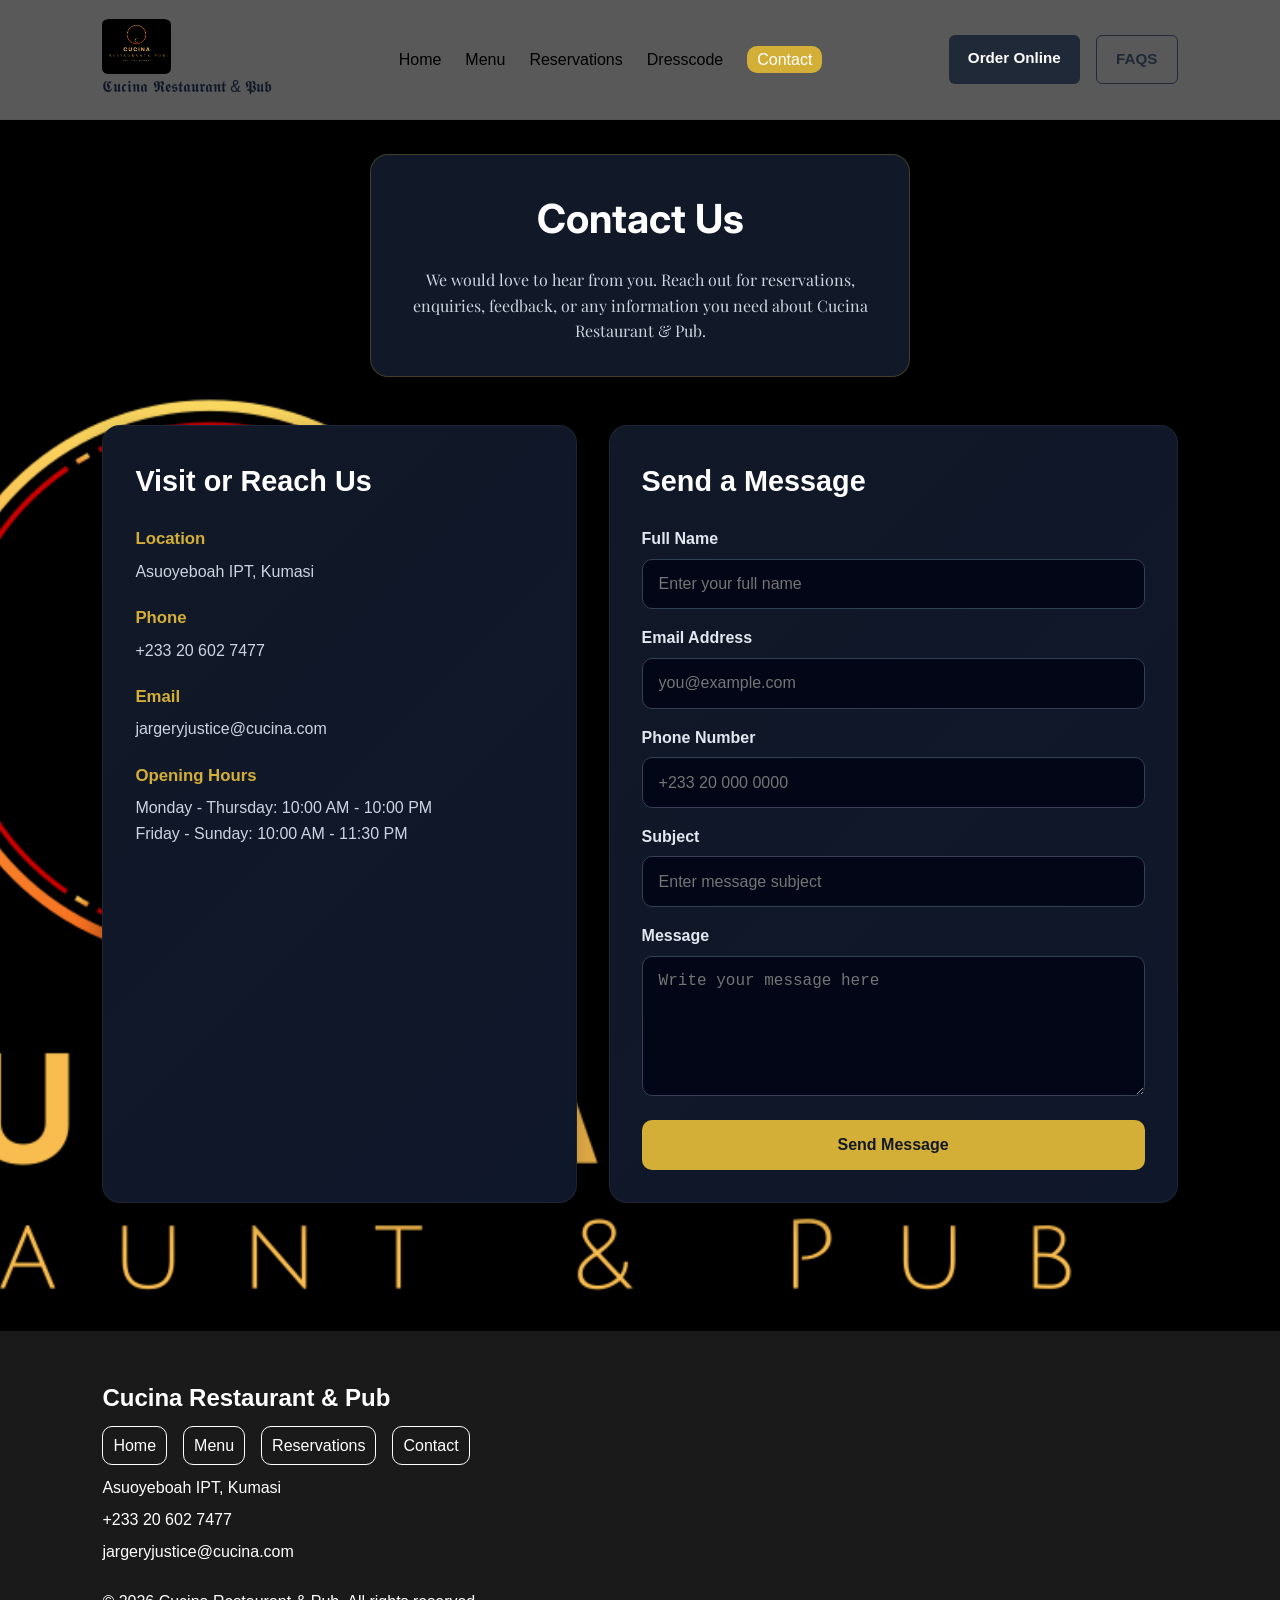
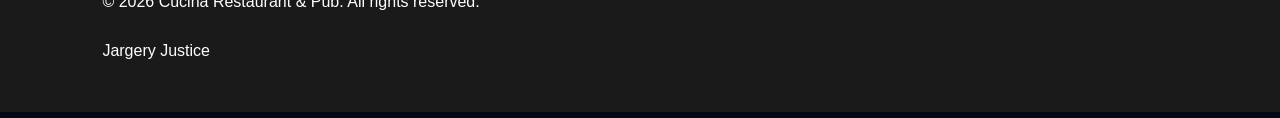
<file: contact.html>
<!DOCTYPE html>
<html lang="en">
<head>
  <meta charset="UTF-8" />
  <meta name="viewport" content="width=device-width, initial-scale=1.0" />
  <link rel="stylesheet" href="css/contact.css" />
  <link href="https://fonts.googleapis.com/css2?family=Inter:wght@400;500;600&family=Playfair+Display:wght@500;600;700&display=swap" rel="stylesheet">
  <title>Contact | Cucina Restaurant & Pub</title>
</head>
<body>

  <header>
    <div class="logo">
      <a href="index.html">
        <img src="assets\logo2.png" loading="eager" alt="Cucina Restaurant and pub logo">
        𝕮𝖚𝖈𝖎𝖓𝖆 𝕽𝖊𝖘𝖙𝖆𝖚𝖗𝖆𝖓𝖙 & 𝕻𝖚𝖇
      </a>
    </div>

    <nav>
      <ul>
        <li><a href="index.html">Home</a></li>
        <li><a href="menu.html">Menu</a></li>
        <li><a href="reservations.html">Reservations</a></li>
        <li><a href="dresscode.html">Dresscode</a></li>
        <li><a href="contact.html">Contact</a></li>
      </ul>
    </nav>

    <div class="header-actions">
      <a href="menu.html">Order Online</a>
      <a href="faqs.html">FAQS</a>
    </div>
  </header>

  <main>
    <section class="contact-hero">
      <div class="intro-card">
        <h1>Contact Us</h1>
        <p>
          We would love to hear from you. Reach out for reservations, enquiries,
          feedback, or any information you need about Cucina Restaurant & Pub.
        </p>
      </div>
    </section>

    <section class="contact-content">
      <div class="contact-grid">
        <div class="contact-info-card">
          <h2>Visit or Reach Us</h2>
          <div class="info-item">
            <h3>Location</h3>
            <p>Asuoyeboah IPT, Kumasi</p>
          </div>

          <div class="info-item">
            <h3>Phone</h3>
            <p>+233 20 602 7477</p>
          </div>

          <div class="info-item">
            <h3>Email</h3>
            <p>jargeryjustice@cucina.com</p>
          </div>

          <div class="info-item">
            <h3>Opening Hours</h3>
            <p>Monday - Thursday: 10:00 AM - 10:00 PM</p>
            <p>Friday - Sunday: 10:00 AM - 11:30 PM</p>
          </div>
        </div>

        <div class="contact-form-card">
          <h2>Send a Message</h2>

          <form class="contact-form">
            <div class="form-group">
              <label for="fullname">Full Name</label>
              <input type="text" id="fullname" name="fullname" placeholder="Enter your full name" required>
            </div>

            <div class="form-group">
              <label for="email">Email Address</label>
              <input type="email" id="email" name="email" placeholder="you@example.com" required>
            </div>

            <div class="form-group">
              <label for="phone">Phone Number</label>
              <input type="tel" id="phone" name="phone" placeholder="+233 20 000 0000">
            </div>

            <div class="form-group">
              <label for="subject">Subject</label>
              <input type="text" id="subject" name="subject" placeholder="Enter message subject" required>
            </div>

            <div class="form-group">
              <label for="message">Message</label>
              <textarea id="message" name="message" rows="6" placeholder="Write your message here" required></textarea>
            </div>

            <button type="submit">Send Message</button>
          </form>
        </div>
      </div>
    </section>
  </main>

  <footer>
    <div class="footer-logo">
      <h2>Cucina Restaurant & Pub</h2>
    </div>

    <div class="footer-links">
      <ul>
        <li><a href="index.html">Home</a></li>
        <li><a href="menu.html">Menu</a></li>
        <li><a href="reservations.html">Reservations</a></li>
        <li><a href="contact.html">Contact</a></li>
      </ul>
    </div>

    <div class="footer-contact">
      <p>Asuoyeboah IPT, Kumasi</p>
      <p>+233 20 602 7477</p>
      <p>jargeryjustice@cucina.com</p>
    </div>

    <p>&copy; 2026 Cucina Restaurant & Pub. All rights reserved.</p>
    <p>Jargery Justice</p>
  </footer>

  <script src="js\home.js"></script>

</body>
</html>
</file>
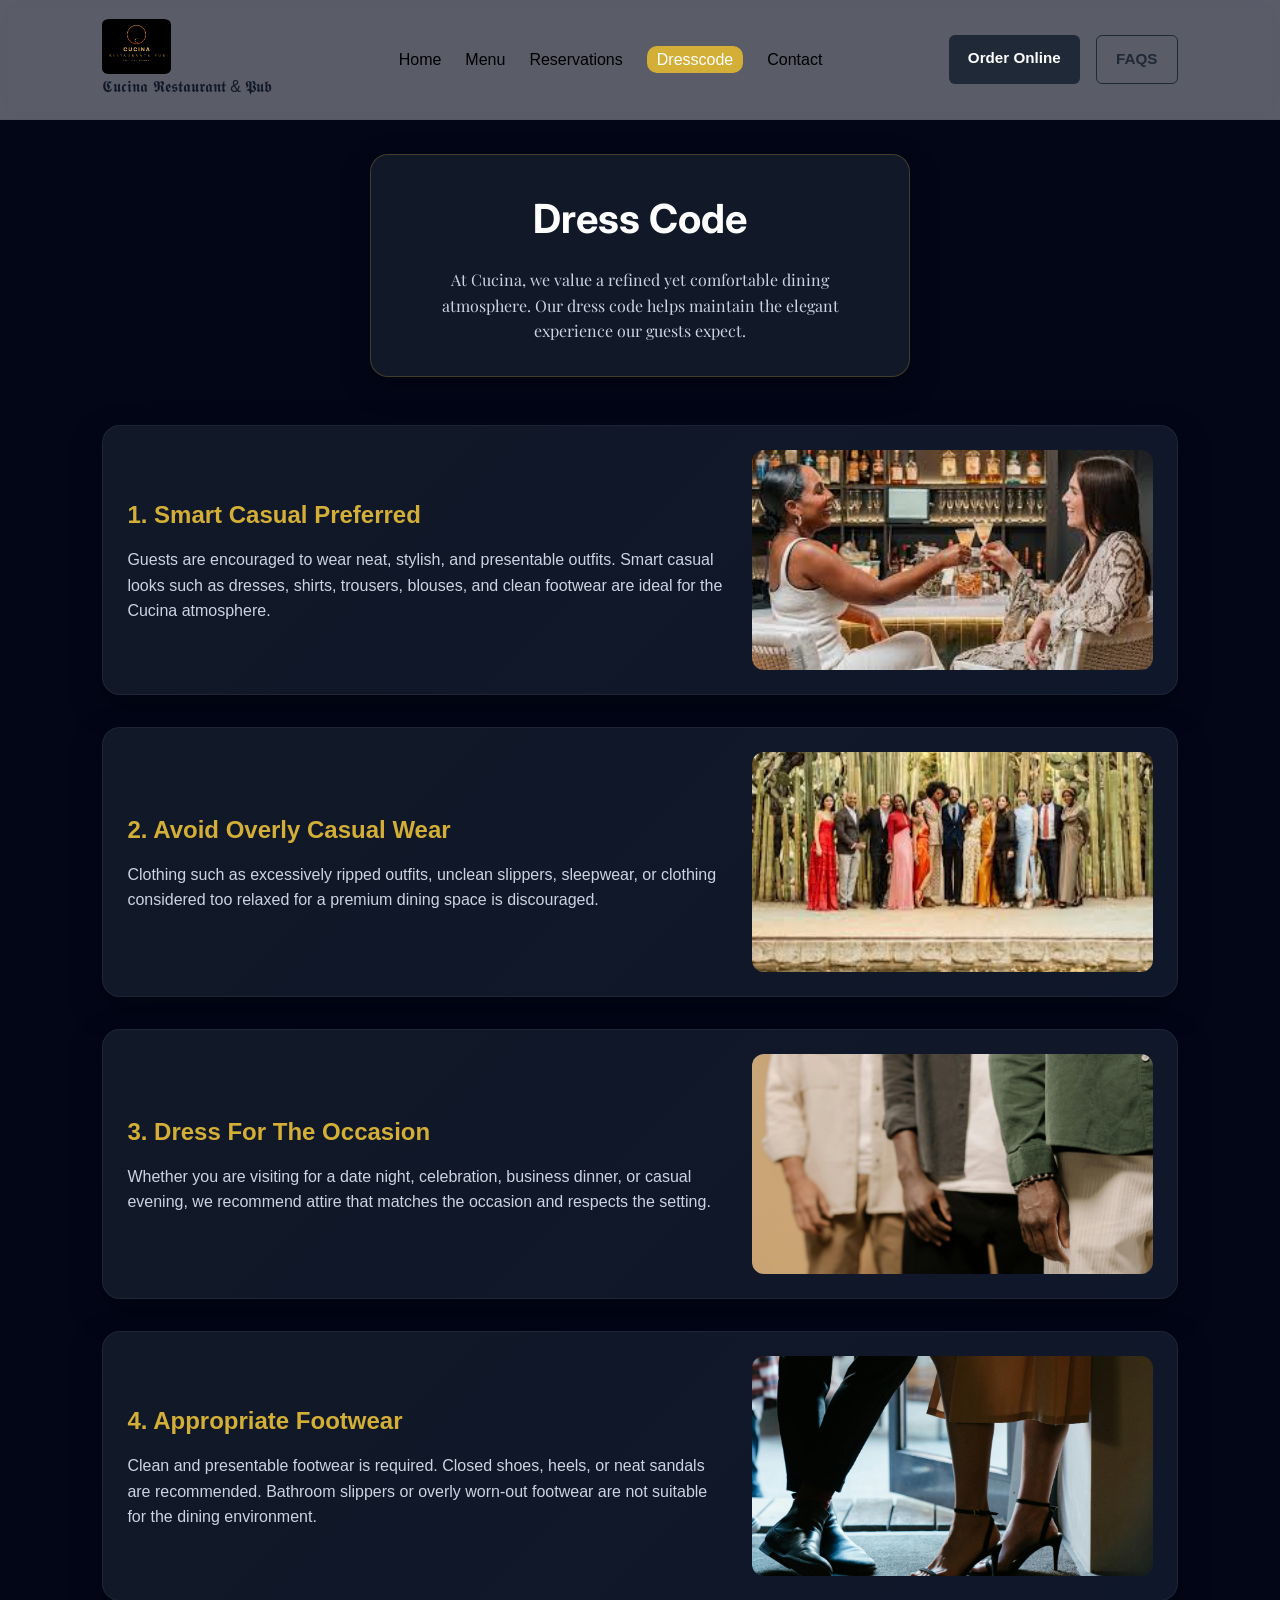
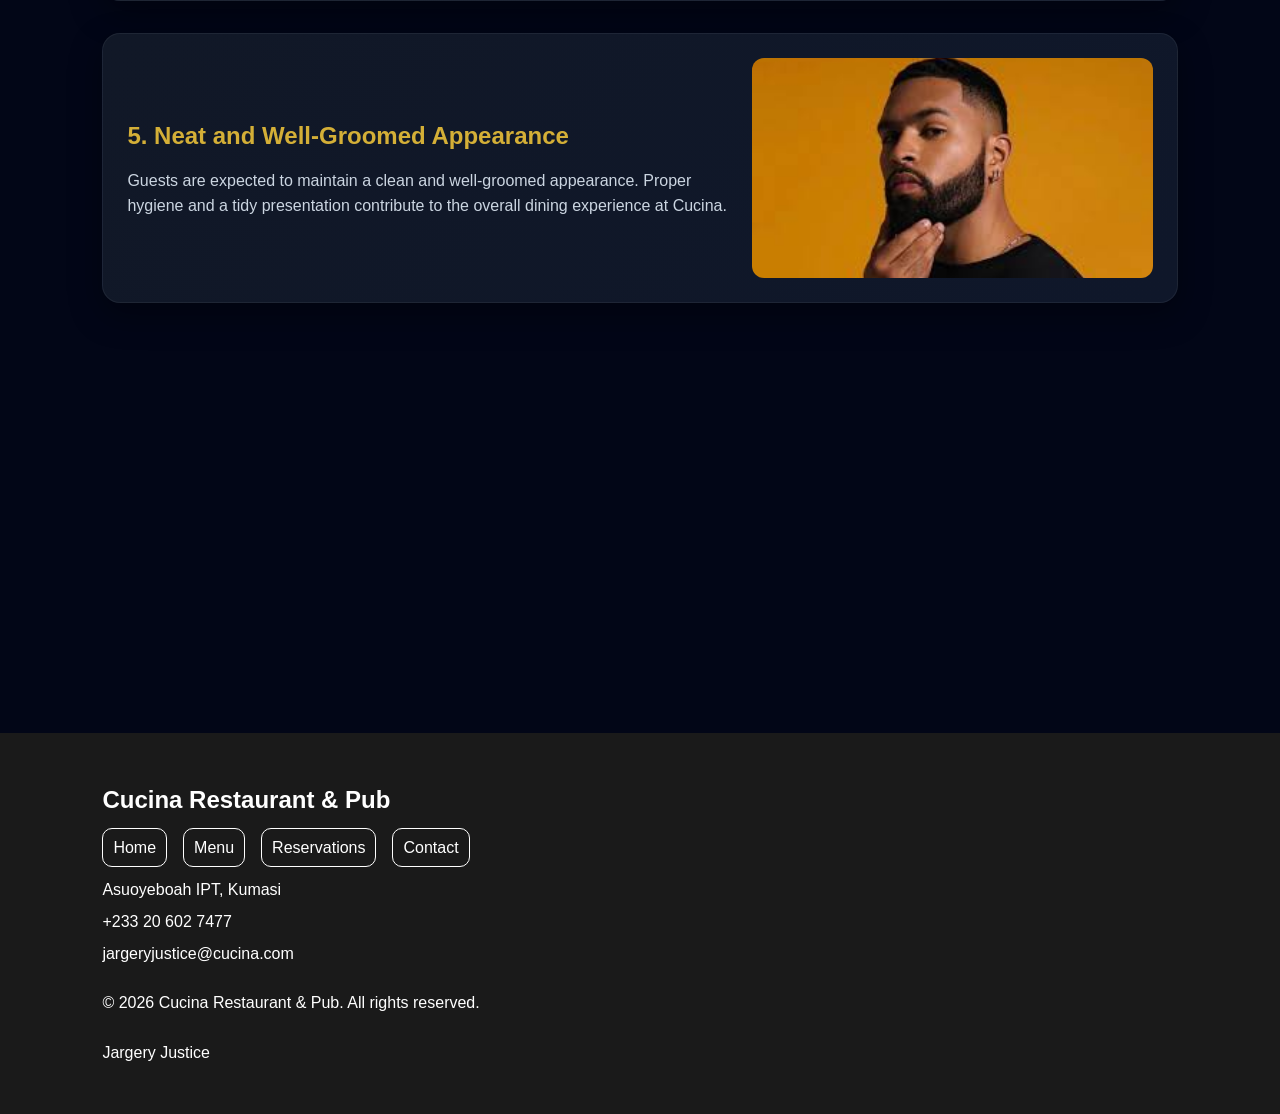
<file: dresscode.html>
<!DOCTYPE html>
<html lang="en">
<head>
  <meta charset="UTF-8" />
  <meta name="viewport" content="width=device-width, initial-scale=1.0" />
  <link rel="stylesheet" href="css/dresscode.css" />
  <link href="https://fonts.googleapis.com/css2?family=Inter:wght@400;500;600&family=Playfair+Display:wght@500;600;700&display=swap" rel="stylesheet">
  <title>Dress Code | Cucina Restaurant & Pub</title>
</head>
<body>

  <header>
    <div class="logo">
      <a href="index.html">
        <img src="assets\logo2.png" loading="eager" alt="Cucina Restaurant and pub logo">
        𝕮𝖚𝖈𝖎𝖓𝖆 𝕽𝖊𝖘𝖙𝖆𝖚𝖗𝖆𝖓𝖙 & 𝕻𝖚𝖇
      </a>
    </div>

    <nav>
      <ul>
        <li><a href="index.html">Home</a></li>
        <li><a href="menu.html">Menu</a></li>
        <li><a href="reservations.html">Reservations</a></li>
        <li><a href="dresscode.html">Dresscode</a></li>
        <li><a href="contact.html">Contact</a></li>
      </ul>
    </nav>

    <div class="header-actions">
      <a href="menu.html">Order Online</a>
      <a href="faqs.html">FAQS</a>
    </div>
  </header>

  <main>
    <section class="dresscode-hero">
      <div class="intro-card">
        <h1>Dress Code</h1>
        <p>
          At Cucina, we value a refined yet comfortable dining atmosphere.
          Our dress code helps maintain the elegant experience our guests expect.
        </p>
      </div>
    </section>

    <section class="dresscode-rules">
      <div class="rules-wrap">

        <article class="rule-card">
          <div class="rule-text">
            <h2>1. Smart Casual Preferred</h2>
            <p>
              Guests are encouraged to wear neat, stylish, and presentable outfits.
              Smart casual looks such as dresses, shirts, trousers, blouses, and clean footwear are ideal for the Cucina atmosphere.
            </p>
          </div>
          <div class="rule-image">
            <img src="assets\dress1.jpg" loading="lazy" alt="Smart casual dress code example">
          </div>
        </article>

        <article class="rule-card">
          <div class="rule-text">
            <h2>2. Avoid Overly Casual Wear</h2>
            <p>
              Clothing such as excessively ripped outfits, unclean slippers, sleepwear, or clothing considered too relaxed for a premium dining space is discouraged.
            </p>
          </div>
          <div class="rule-image">
            <img src="assets\dress2.jpg" loading="lazy" alt="Elegant casual outfit example">
          </div>
        </article>

        <article class="rule-card">
          <div class="rule-text">
            <h2>3. Dress For The Occasion</h2>
            <p>
              Whether you are visiting for a date night, celebration, business dinner, or casual evening, we recommend attire that matches the occasion and respects the setting.
            </p>
          </div>
          <div class="rule-image">
            <img src="assets\dress3.jpg" loading="lazy" alt="Evening dress code inspiration">
          </div>
        </article>

        <article class="rule-card">
          <div class="rule-text">
            <h2>4. Appropriate Footwear</h2>
            <p>
              Clean and presentable footwear is required. Closed shoes, heels, or neat sandals are recommended.
              Bathroom slippers or overly worn-out footwear are not suitable for the dining environment.
            </p>
            </p>
          </div>
          <div class="rule-image">
            <img src="assets/footwear.jpg" loading="lazy" alt="Appropriate footwear example">
          </div>
        </article>

        <article class="rule-card">
          <div class="rule-text">
            <h2>5.  Neat and Well-Groomed Appearance</h2>
            <p>
               Guests are expected to maintain a clean and well-groomed appearance.
              Proper hygiene and a tidy presentation contribute to the overall dining experience at Cucina.
            </p>
          </div>
          <div class="rule-image">
            <img src="assets/groomed.jpg" loading="lazy" alt="Well groomed example">
          </div>
        </article>

        <article class="rule-card">
          <div class="rule-text">
            <h2>6. Respectful and Appropriate Attire</h2>
            <p>
              Clothing with offensive graphics, inappropriate messages, or overly revealing styles is discouraged.
              We aim to maintain a respectful and comfortable environment for all guests.
            </p>
          </div>
          <div class="rule-image">
            <img src="assets/attire.jpg" loading="lazy" alt="Appropriate attire example">
          </div>
        </article>

      </div>
    </section>
  </main>

  <footer>
    <div class="footer-logo">
      <h2>Cucina Restaurant & Pub</h2>
    </div>

    <div class="footer-links">
      <ul>
        <li><a href="index.html">Home</a></li>
        <li><a href="menu.html">Menu</a></li>
        <li><a href="reservations.html">Reservations</a></li>
        <li><a href="contact.html">Contact</a></li>
      </ul>
    </div>

    <div class="footer-contact">
      <p>Asuoyeboah IPT, Kumasi</p>
      <p>+233 20 602 7477</p>
      <p>jargeryjustice@cucina.com</p>
    </div>
    
    <script src="js\home.js"></script>

    <p>&copy; 2026 Cucina Restaurant & Pub. All rights reserved.</p>
    <p>Jargery Justice</p>
  </footer>

</body>
</html>
</file>
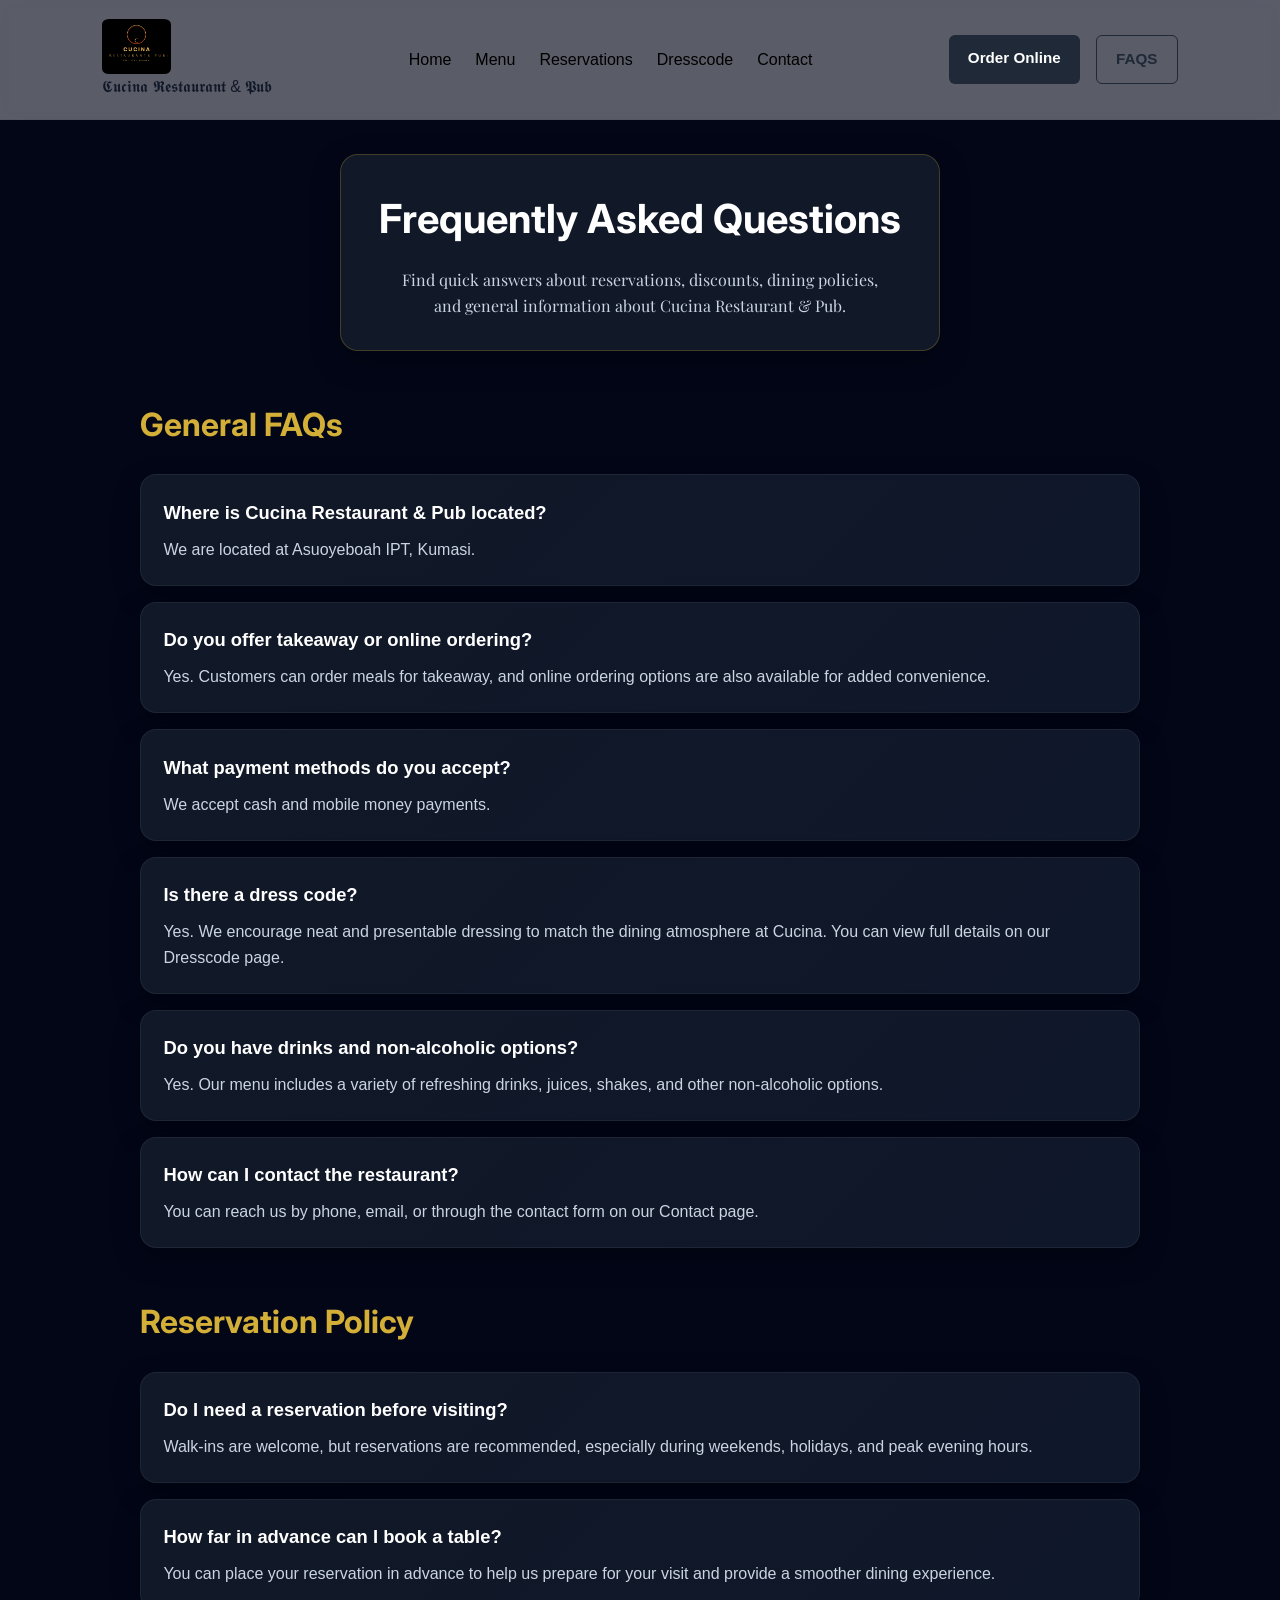
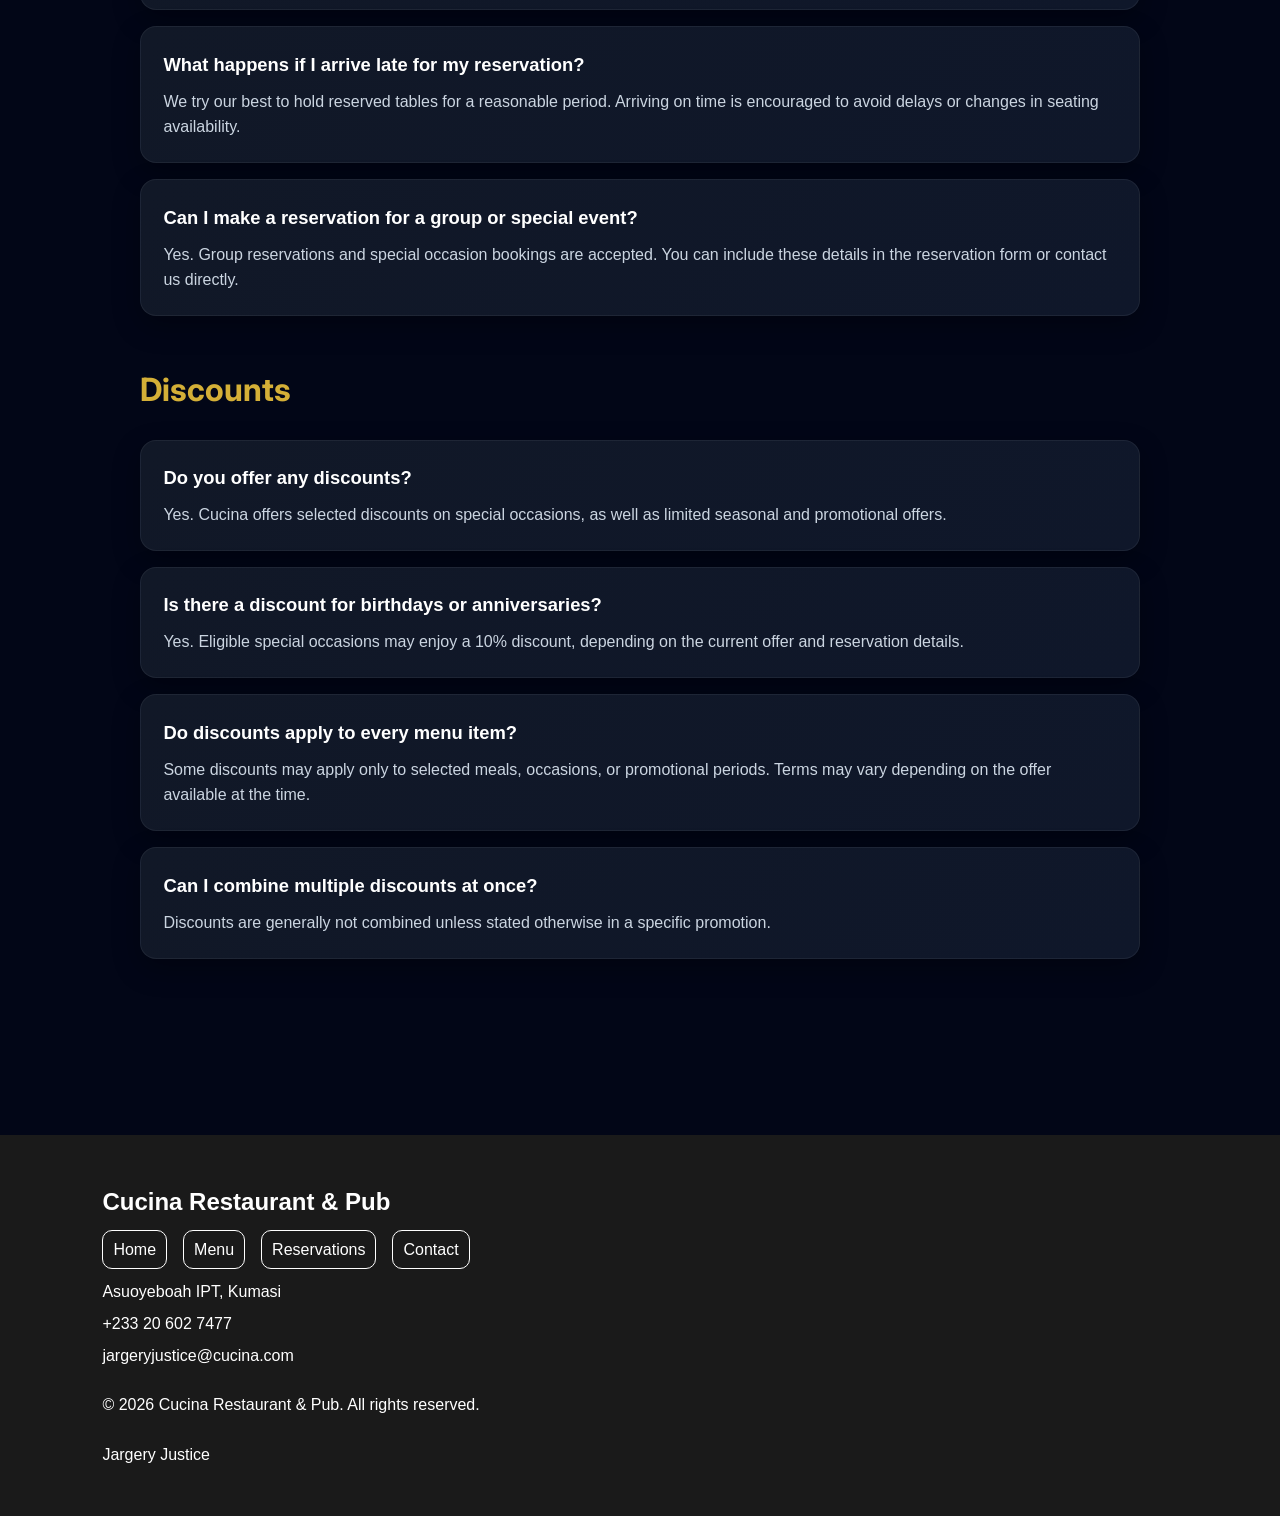
<file: faqs.html>
<!DOCTYPE html>
<html lang="en">
<head>
  <meta charset="UTF-8" />
  <meta name="viewport" content="width=device-width, initial-scale=1.0" />
  <link rel="stylesheet" href="css/faqs.css" />
  <link href="https://fonts.googleapis.com/css2?family=Inter:wght@400;500;600&family=Playfair+Display:wght@500;600;700&display=swap" rel="stylesheet">
  <title>FAQs | Cucina Restaurant & Pub</title>
</head>
<body>

  <header>
    <div class="logo">
      <a href="index.html">
        <img src="assets\logo2.png" loading="eager" alt="Cucina Restaurant and pub logo">
        𝕮𝖚𝖈𝖎𝖓𝖆 𝕽𝖊𝖘𝖙𝖆𝖚𝖗𝖆𝖓𝖙 & 𝕻𝖚𝖇
      </a>
    </div>

    <nav>
      <ul>
        <li><a href="index.html">Home</a></li>
        <li><a href="menu.html">Menu</a></li>
        <li><a href="reservations.html">Reservations</a></li>
        <li><a href="dresscode.html">Dresscode</a></li>
        <li><a href="contact.html">Contact</a></li>
      </ul>
    </nav>

    <div class="header-actions">
      <a href="menu.html">Order Online</a>
      <a href="faqs.html">FAQS</a>
    </div>
  </header>

  <main>
    <section class="faq-hero">
      <div class="intro-card">
        <h1>Frequently Asked Questions</h1>
        <p>
          Find quick answers about reservations, discounts, dining policies,
          and general information about Cucina Restaurant & Pub.
        </p>
      </div>
    </section>

    <section class="faq-section">
      <div class="faq-wrapper">

         <div class="faq-category">
          <h2>General FAQs</h2>

          <article class="faq-card">
            <h3>Where is Cucina Restaurant & Pub located?</h3>
            <p>
              We are located at Asuoyeboah IPT, Kumasi.
            </p>
          </article>

          <article class="faq-card">
            <h3>Do you offer takeaway or online ordering?</h3>
            <p>
              Yes. Customers can order meals for takeaway, and online ordering options are also available for added convenience.
            </p>
          </article>

          <article class="faq-card">
            <h3>What payment methods do you accept?</h3>
            <p>
              We accept cash and mobile money payments.
            </p>
          </article>

          <article class="faq-card">
            <h3>Is there a dress code?</h3>
            <p>
              Yes. We encourage neat and presentable dressing to match the dining atmosphere at Cucina. You can view full details on our Dresscode page.
            </p>
          </article>

          <article class="faq-card">
            <h3>Do you have drinks and non-alcoholic options?</h3>
            <p>
              Yes. Our menu includes a variety of refreshing drinks, juices, shakes, and other non-alcoholic options.
            </p>
          </article>

          <article class="faq-card">
            <h3>How can I contact the restaurant?</h3>
            <p>
              You can reach us by phone, email, or through the contact form on our Contact page.
            </p>
          </article>
        </div>

        <div class="faq-category" id="reservation">
          <h2>Reservation Policy</h2>

          <article class="faq-card">
            <h3>Do I need a reservation before visiting?</h3>
            <p>
              Walk-ins are welcome, but reservations are recommended, especially during weekends,
              holidays, and peak evening hours.
            </p>
          </article>

          <article class="faq-card">
            <h3>How far in advance can I book a table?</h3>
            <p>
              You can place your reservation in advance to help us prepare for your visit and provide a smoother dining experience.
            </p>
          </article>

          <article class="faq-card">
            <h3>What happens if I arrive late for my reservation?</h3>
            <p>
              We try our best to hold reserved tables for a reasonable period. Arriving on time is encouraged to avoid delays or changes in seating availability.
            </p>
          </article>

          <article class="faq-card">
            <h3>Can I make a reservation for a group or special event?</h3>
            <p>
              Yes. Group reservations and special occasion bookings are accepted. You can include these details in the reservation form or contact us directly.
            </p>
          </article>
        </div>

        <div class="faq-category" id="discount">
          <h2>Discounts</h2>

          <article class="faq-card">
            <h3>Do you offer any discounts?</h3>
            <p>
              Yes. Cucina offers selected discounts on special occasions, as well as limited seasonal and promotional offers.
            </p>
          </article>

          <article class="faq-card">
            <h3>Is there a discount for birthdays or anniversaries?</h3>
            <p>
              Yes. Eligible special occasions may enjoy a 10% discount, depending on the current offer and reservation details.
            </p>
          </article>

          <article class="faq-card">
            <h3>Do discounts apply to every menu item?</h3>
            <p>
              Some discounts may apply only to selected meals, occasions, or promotional periods. Terms may vary depending on the offer available at the time.
            </p>
          </article>

          <article class="faq-card">
            <h3>Can I combine multiple discounts at once?</h3>
            <p>
              Discounts are generally not combined unless stated otherwise in a specific promotion.
            </p>
          </article>
        </div>


      </div>
    </section>
  </main>

  <footer>
    <div class="footer-logo">
      <h2>Cucina Restaurant & Pub</h2>
    </div>

    <div class="footer-links">
      <ul>
        <li><a href="index.html">Home</a></li>
        <li><a href="menu.html">Menu</a></li>
        <li><a href="reservations.html">Reservations</a></li>
        <li><a href="contact.html">Contact</a></li>
      </ul>
    </div>

    <div class="footer-contact">
      <p>Asuoyeboah IPT, Kumasi</p>
      <p>+233 20 602 7477</p>
      <p>jargeryjustice@cucina.com</p>
    </div>

    <p>&copy; 2026 Cucina Restaurant & Pub. All rights reserved.</p>
    <p>Jargery Justice</p>
  </footer>

  <script src="js\home.js"></script>
  
</body>
</html>
</file>
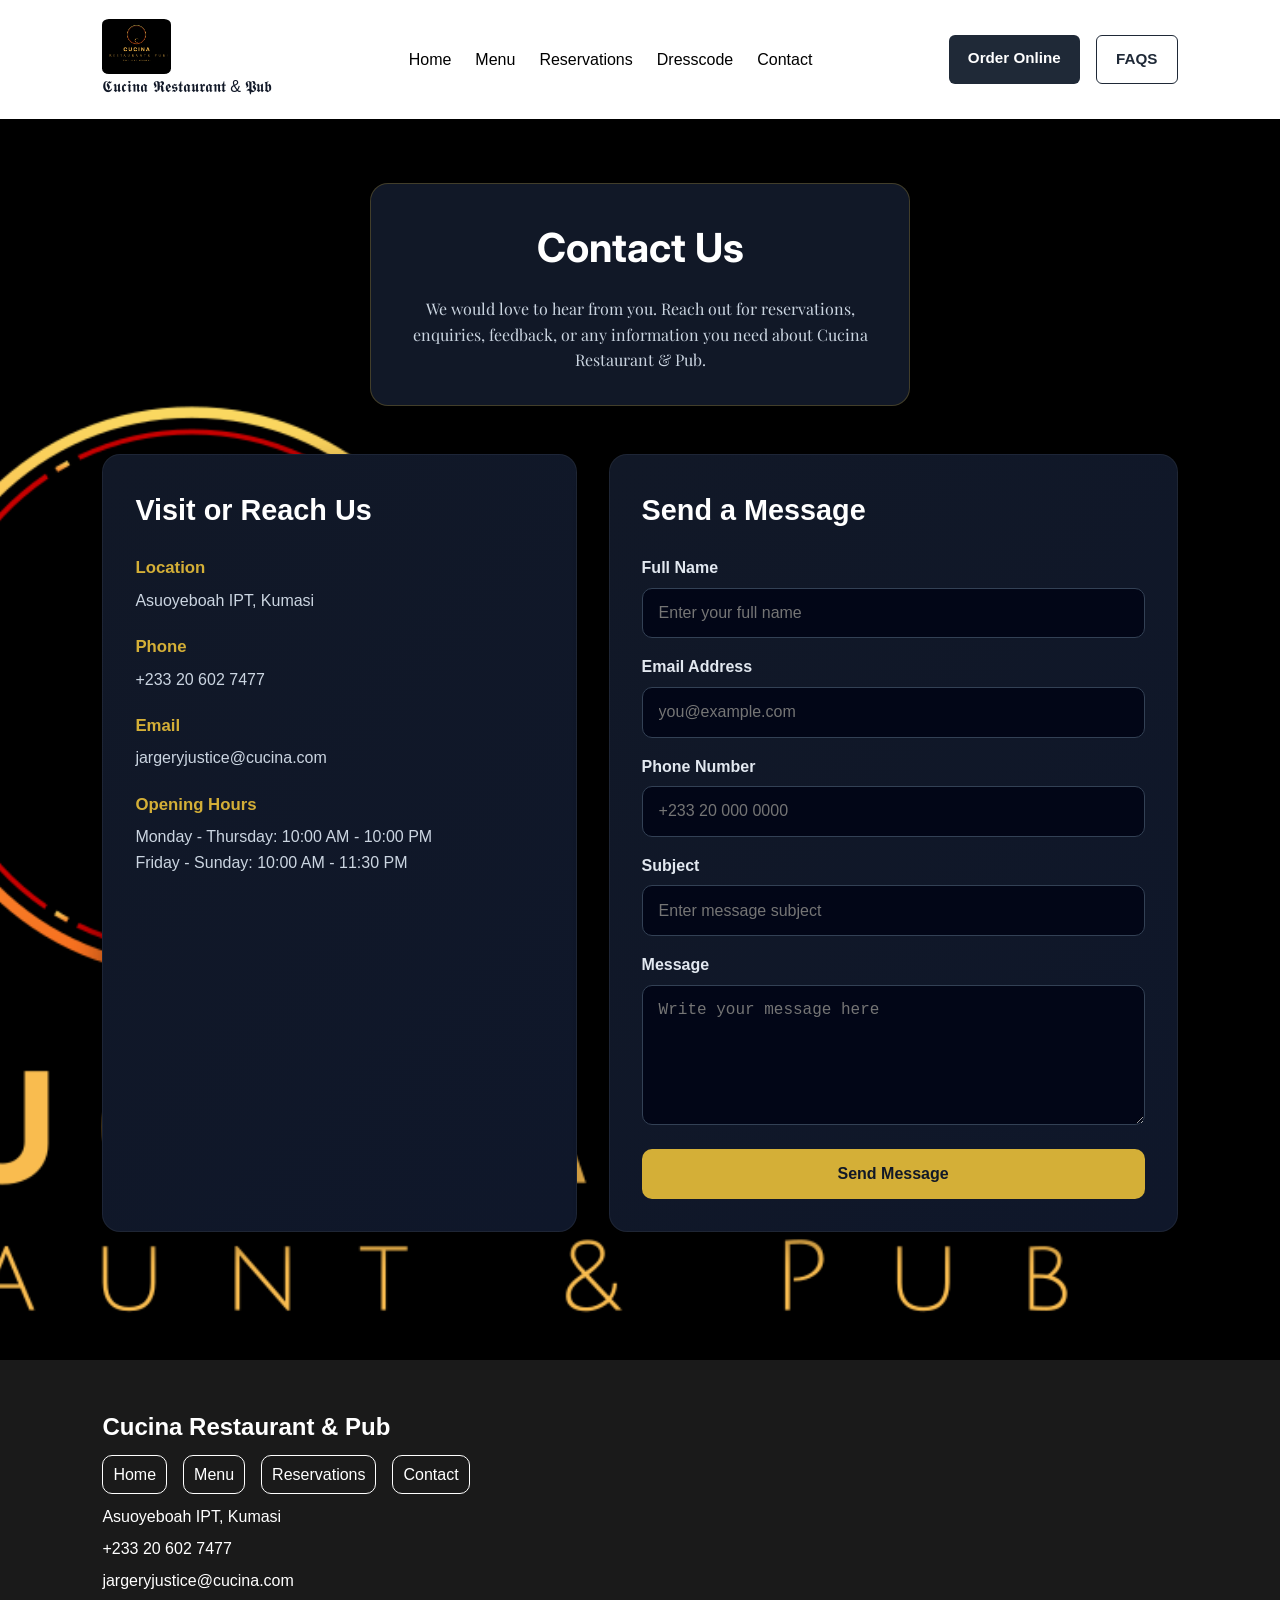
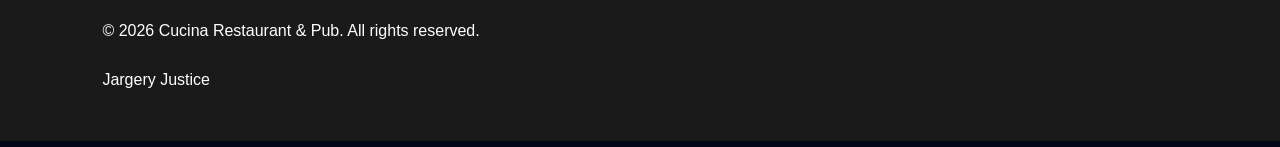
<file: files/contact.html>
<!DOCTYPE html>
<html lang="en">
<head>
  <meta charset="UTF-8" />
  <meta name="viewport" content="width=device-width, initial-scale=1.0" />
  <link rel="stylesheet" href="css/contact.css" />
  <link href="https://fonts.googleapis.com/css2?family=Inter:wght@400;500;600&family=Playfair+Display:wght@500;600;700&display=swap" rel="stylesheet">
  <title>Contact | Cucina Restaurant & Pub</title>
</head>
<body>

  <header>
    <div class="logo">
      <a href="index.html">
        <img src="logo2.png" loading="eager" alt="Cucina Restaurant and pub logo">
        𝕮𝖚𝖈𝖎𝖓𝖆 𝕽𝖊𝖘𝖙𝖆𝖚𝖗𝖆𝖓𝖙 & 𝕻𝖚𝖇
      </a>
    </div>

    <nav>
      <ul>
        <li><a href="index.html">Home</a></li>
        <li><a href="menu.html">Menu</a></li>
        <li><a href="reservations.html">Reservations</a></li>
        <li><a href="dresscode.html">Dresscode</a></li>
        <li><a href="contact.html">Contact</a></li>
      </ul>
    </nav>

    <div class="header-actions">
      <a href="menu.html">Order Online</a>
      <a href="faqs.html">FAQS</a>
    </div>
  </header>

  <main>
    <section class="contact-hero">
      <div class="intro-card">
        <h1>Contact Us</h1>
        <p>
          We would love to hear from you. Reach out for reservations, enquiries,
          feedback, or any information you need about Cucina Restaurant & Pub.
        </p>
      </div>
    </section>

    <section class="contact-content">
      <div class="contact-grid">
        <div class="contact-info-card">
          <h2>Visit or Reach Us</h2>
          <div class="info-item">
            <h3>Location</h3>
            <p>Asuoyeboah IPT, Kumasi</p>
          </div>

          <div class="info-item">
            <h3>Phone</h3>
            <p>+233 20 602 7477</p>
          </div>

          <div class="info-item">
            <h3>Email</h3>
            <p>jargeryjustice@cucina.com</p>
          </div>

          <div class="info-item">
            <h3>Opening Hours</h3>
            <p>Monday - Thursday: 10:00 AM - 10:00 PM</p>
            <p>Friday - Sunday: 10:00 AM - 11:30 PM</p>
          </div>
        </div>

        <div class="contact-form-card">
          <h2>Send a Message</h2>

          <form class="contact-form">
            <div class="form-group">
              <label for="fullname">Full Name</label>
              <input type="text" id="fullname" name="fullname" placeholder="Enter your full name" required>
            </div>

            <div class="form-group">
              <label for="email">Email Address</label>
              <input type="email" id="email" name="email" placeholder="you@example.com" required>
            </div>

            <div class="form-group">
              <label for="phone">Phone Number</label>
              <input type="tel" id="phone" name="phone" placeholder="+233 20 000 0000">
            </div>

            <div class="form-group">
              <label for="subject">Subject</label>
              <input type="text" id="subject" name="subject" placeholder="Enter message subject" required>
            </div>

            <div class="form-group">
              <label for="message">Message</label>
              <textarea id="message" name="message" rows="6" placeholder="Write your message here" required></textarea>
            </div>

            <button type="submit">Send Message</button>
          </form>
        </div>
      </div>
    </section>
  </main>

  <footer>
    <div class="footer-logo">
      <h2>Cucina Restaurant & Pub</h2>
    </div>

    <div class="footer-links">
      <ul>
        <li><a href="index.html">Home</a></li>
        <li><a href="menu.html">Menu</a></li>
        <li><a href="reservations.html">Reservations</a></li>
        <li><a href="contact.html">Contact</a></li>
      </ul>
    </div>

    <div class="footer-contact">
      <p>Asuoyeboah IPT, Kumasi</p>
      <p>+233 20 602 7477</p>
      <p>jargeryjustice@cucina.com</p>
    </div>

    <p>&copy; 2026 Cucina Restaurant & Pub. All rights reserved.</p>
    <p>Jargery Justice</p>
  </footer>

  <script src="js\home.js"></script>

</body>
</html>
</file>
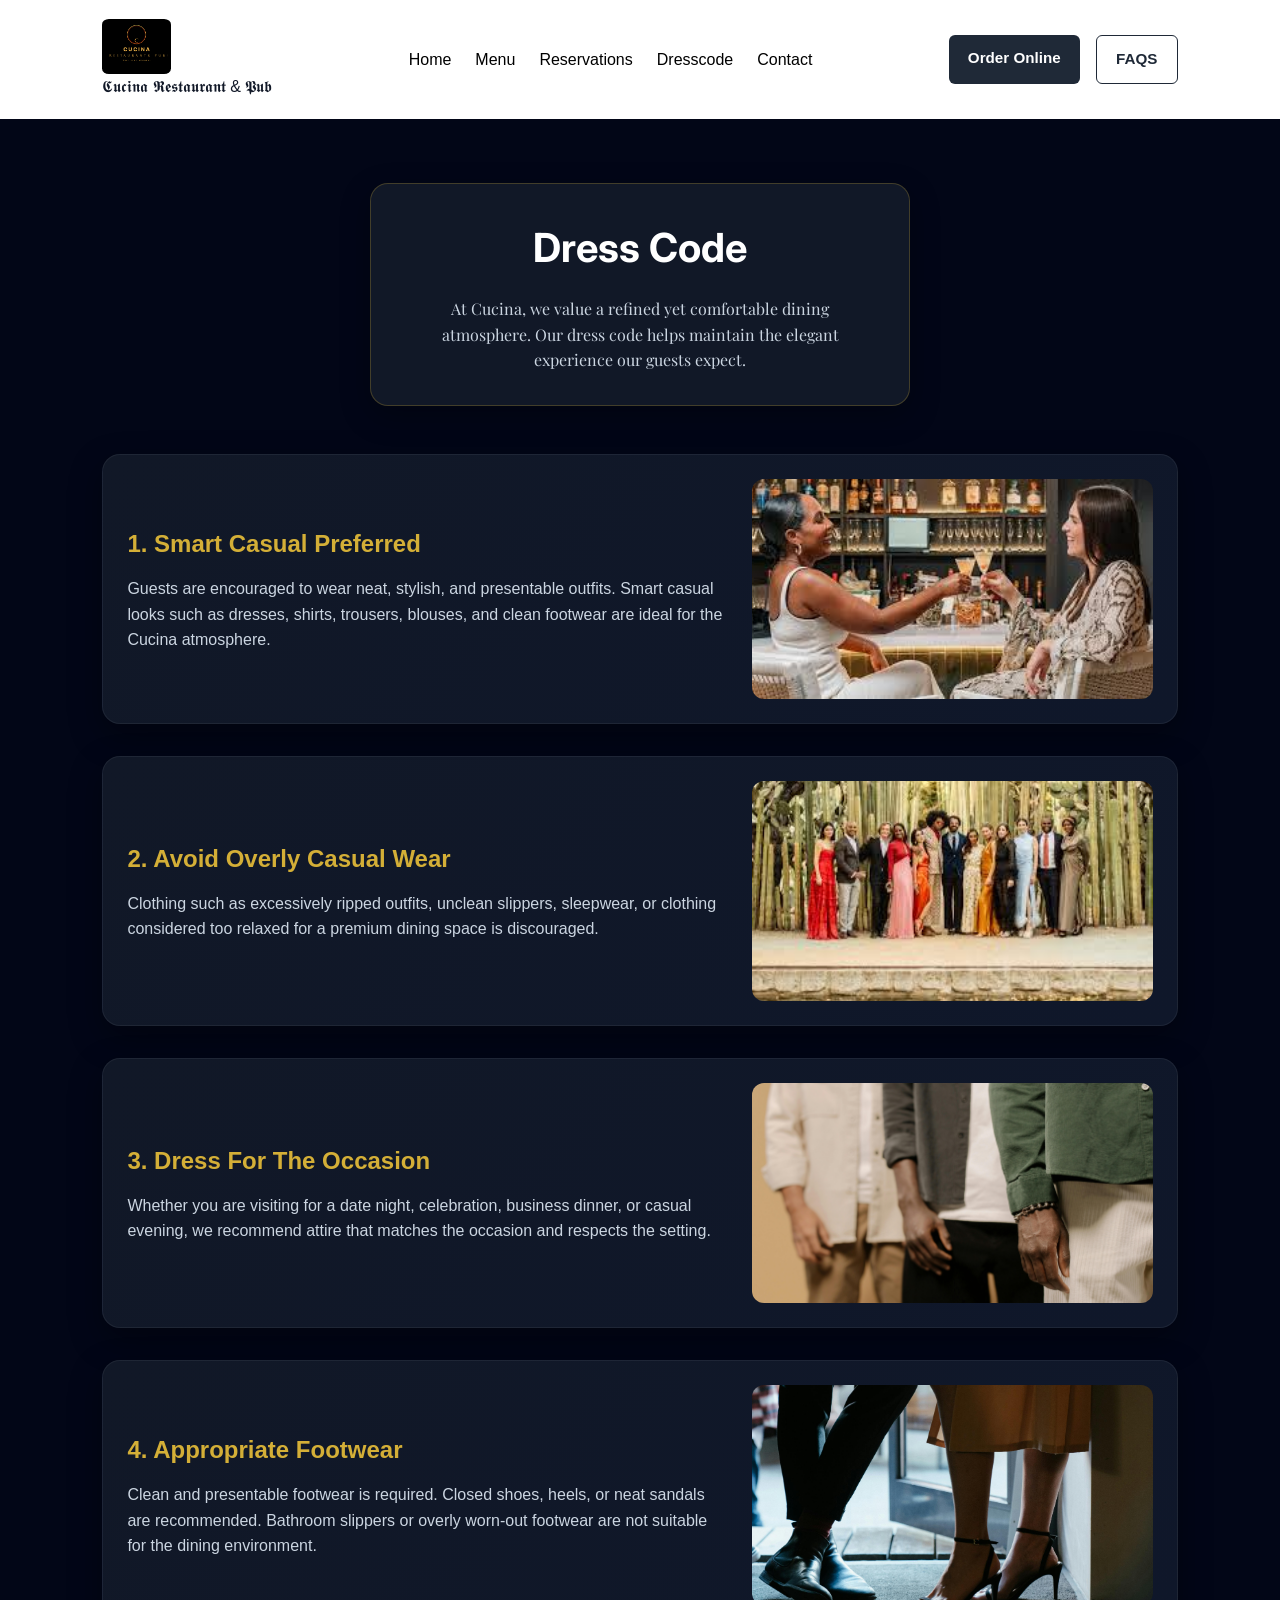
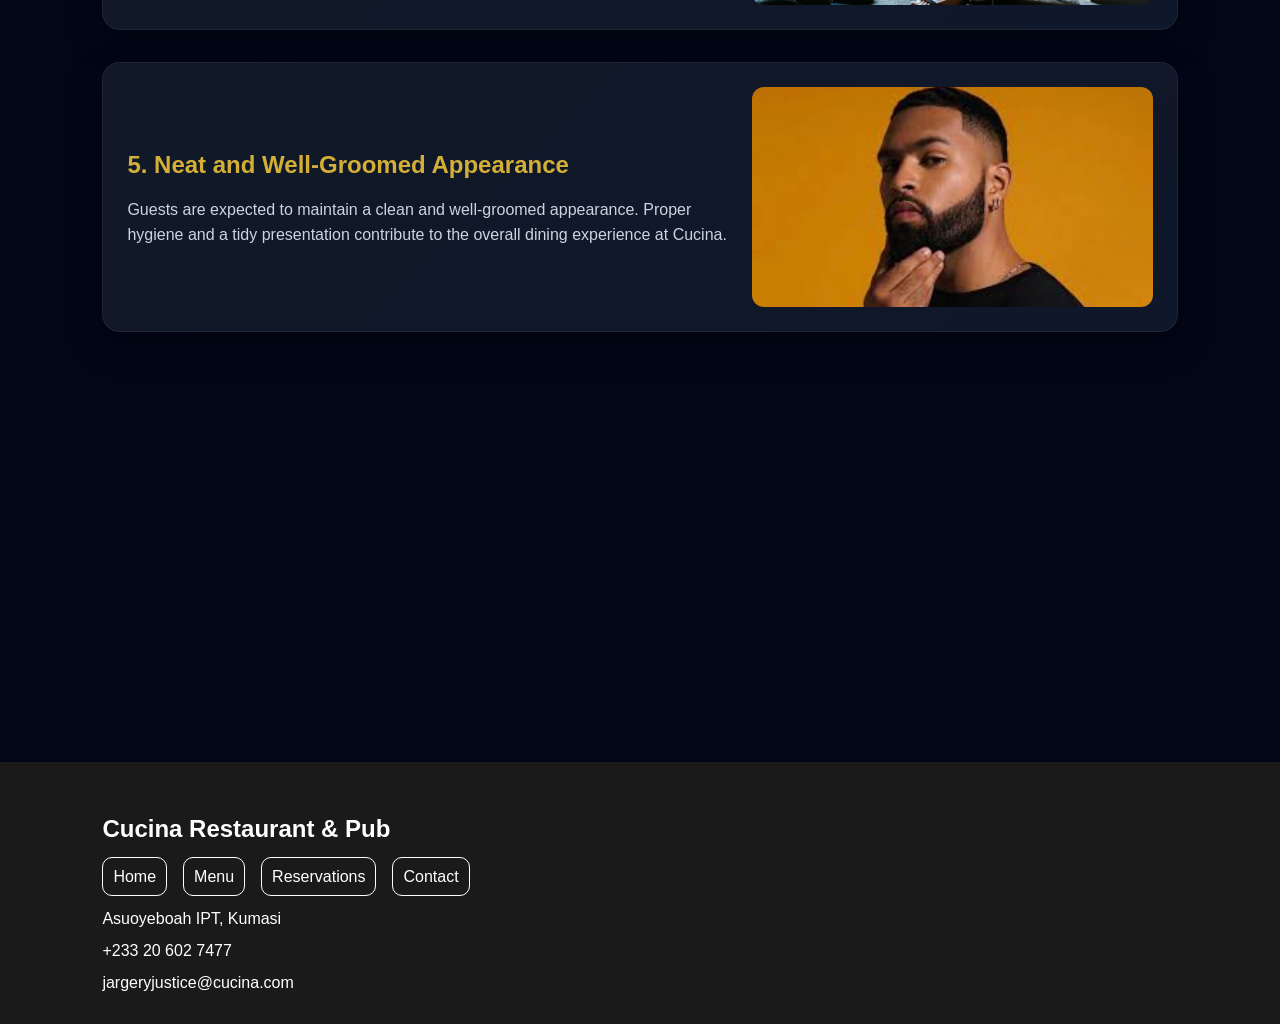
<file: files/dresscode.html>
<!DOCTYPE html>
<html lang="en">
<head>
  <meta charset="UTF-8" />
  <meta name="viewport" content="width=device-width, initial-scale=1.0" />
  <link rel="stylesheet" href="css/dresscode.css" />
  <link href="https://fonts.googleapis.com/css2?family=Inter:wght@400;500;600&family=Playfair+Display:wght@500;600;700&display=swap" rel="stylesheet">
  <title>Dress Code | Cucina Restaurant & Pub</title>
</head>
<body>

  <header>
    <div class="logo">
      <a href="index.html">
        <img src="logo2.png" loading="eager" alt="Cucina Restaurant and pub logo">
        𝕮𝖚𝖈𝖎𝖓𝖆 𝕽𝖊𝖘𝖙𝖆𝖚𝖗𝖆𝖓𝖙 & 𝕻𝖚𝖇
      </a>
    </div>

    <nav>
      <ul>
        <li><a href="index.html">Home</a></li>
        <li><a href="menu.html">Menu</a></li>
        <li><a href="reservations.html">Reservations</a></li>
        <li><a href="dresscode.html">Dresscode</a></li>
        <li><a href="contact.html">Contact</a></li>
      </ul>
    </nav>

    <div class="header-actions">
      <a href="menu.html">Order Online</a>
      <a href="faqs.html">FAQS</a>
    </div>
  </header>

  <main>
    <section class="dresscode-hero">
      <div class="intro-card">
        <h1>Dress Code</h1>
        <p>
          At Cucina, we value a refined yet comfortable dining atmosphere.
          Our dress code helps maintain the elegant experience our guests expect.
        </p>
      </div>
    </section>

    <section class="dresscode-rules">
      <div class="rules-wrap">

        <article class="rule-card">
          <div class="rule-text">
            <h2>1. Smart Casual Preferred</h2>
            <p>
              Guests are encouraged to wear neat, stylish, and presentable outfits.
              Smart casual looks such as dresses, shirts, trousers, blouses, and clean footwear are ideal for the Cucina atmosphere.
            </p>
          </div>
          <div class="rule-image">
            <img src="assets\dress1.jpg" loading="lazy" alt="Smart casual dress code example">
          </div>
        </article>

        <article class="rule-card">
          <div class="rule-text">
            <h2>2. Avoid Overly Casual Wear</h2>
            <p>
              Clothing such as excessively ripped outfits, unclean slippers, sleepwear, or clothing considered too relaxed for a premium dining space is discouraged.
            </p>
          </div>
          <div class="rule-image">
            <img src="assets\dress2.jpg" loading="lazy" alt="Elegant casual outfit example">
          </div>
        </article>

        <article class="rule-card">
          <div class="rule-text">
            <h2>3. Dress For The Occasion</h2>
            <p>
              Whether you are visiting for a date night, celebration, business dinner, or casual evening, we recommend attire that matches the occasion and respects the setting.
            </p>
          </div>
          <div class="rule-image">
            <img src="assets\dress3.jpg" loading="lazy" alt="Evening dress code inspiration">
          </div>
        </article>

        <article class="rule-card">
          <div class="rule-text">
            <h2>4. Appropriate Footwear</h2>
            <p>
              Clean and presentable footwear is required. Closed shoes, heels, or neat sandals are recommended.
              Bathroom slippers or overly worn-out footwear are not suitable for the dining environment.
            </p>
            </p>
          </div>
          <div class="rule-image">
            <img src="assets/footwear.jpg" loading="lazy" alt="Appropriate footwear example">
          </div>
        </article>

        <article class="rule-card">
          <div class="rule-text">
            <h2>5.  Neat and Well-Groomed Appearance</h2>
            <p>
               Guests are expected to maintain a clean and well-groomed appearance.
              Proper hygiene and a tidy presentation contribute to the overall dining experience at Cucina.
            </p>
          </div>
          <div class="rule-image">
            <img src="assets/groomed.jpg" loading="lazy" alt="Well groomed example">
          </div>
        </article>

        <article class="rule-card">
          <div class="rule-text">
            <h2>6. Respectful and Appropriate Attire</h2>
            <p>
              Clothing with offensive graphics, inappropriate messages, or overly revealing styles is discouraged.
              We aim to maintain a respectful and comfortable environment for all guests.
            </p>
          </div>
          <div class="rule-image">
            <img src="assets/attire.jpg" loading="lazy" alt="Appropriate attire example">
          </div>
        </article>

      </div>
    </section>
  </main>

  <footer>
    <div class="footer-logo">
      <h2>Cucina Restaurant & Pub</h2>
    </div>

    <div class="footer-links">
      <ul>
        <li><a href="index.html">Home</a></li>
        <li><a href="menu.html">Menu</a></li>
        <li><a href="reservations.html">Reservations</a></li>
        <li><a href="contact.html">Contact</a></li>
      </ul>
    </div>

    <div class="footer-contact">
      <p>Asuoyeboah IPT, Kumasi</p>
      <p>+233 20 602 7477</p>
      <p>jargeryjustice@cucina.com</p>
    </div>
    
    <script src="js\home.js"></script>

    <p>&copy; 2026 Cucina Restaurant & Pub. All rights reserved.</p>
    <p>Jargery Justice</p>
  </footer>

</body>
</html>
</file>
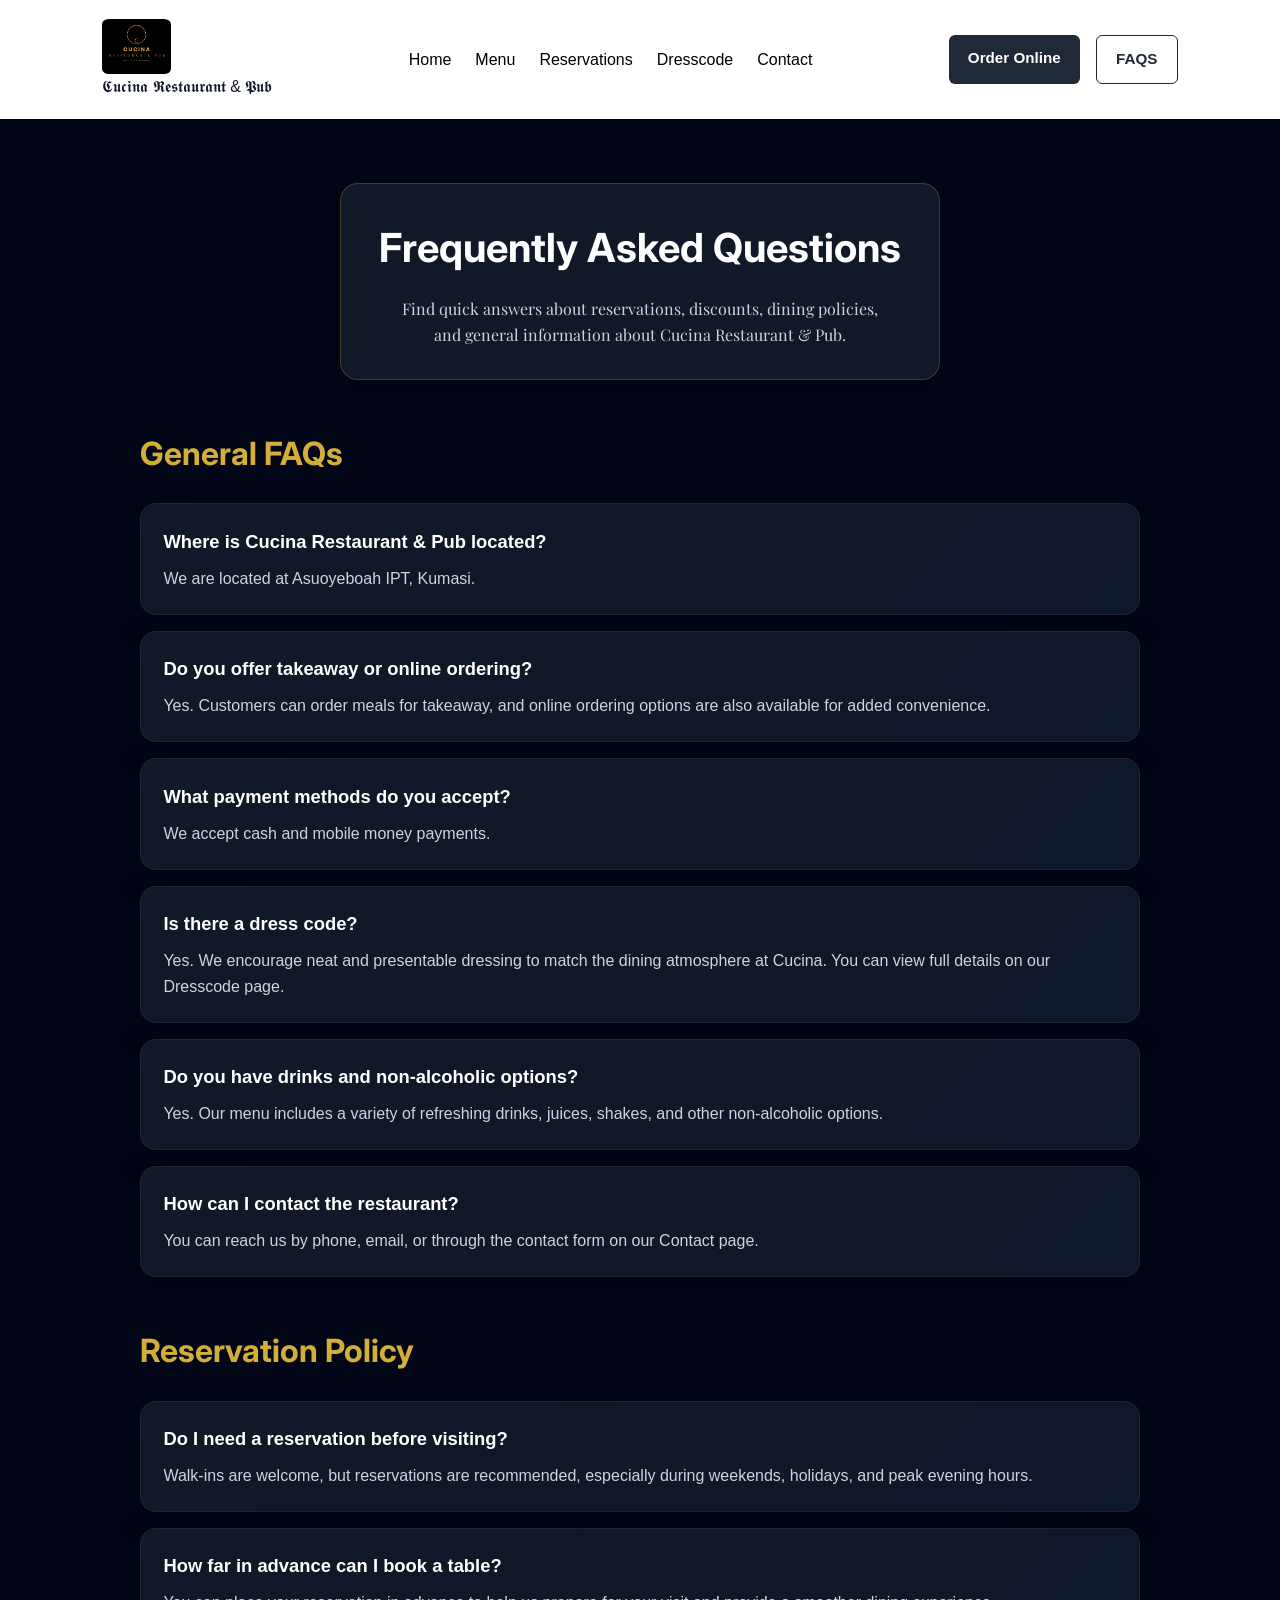
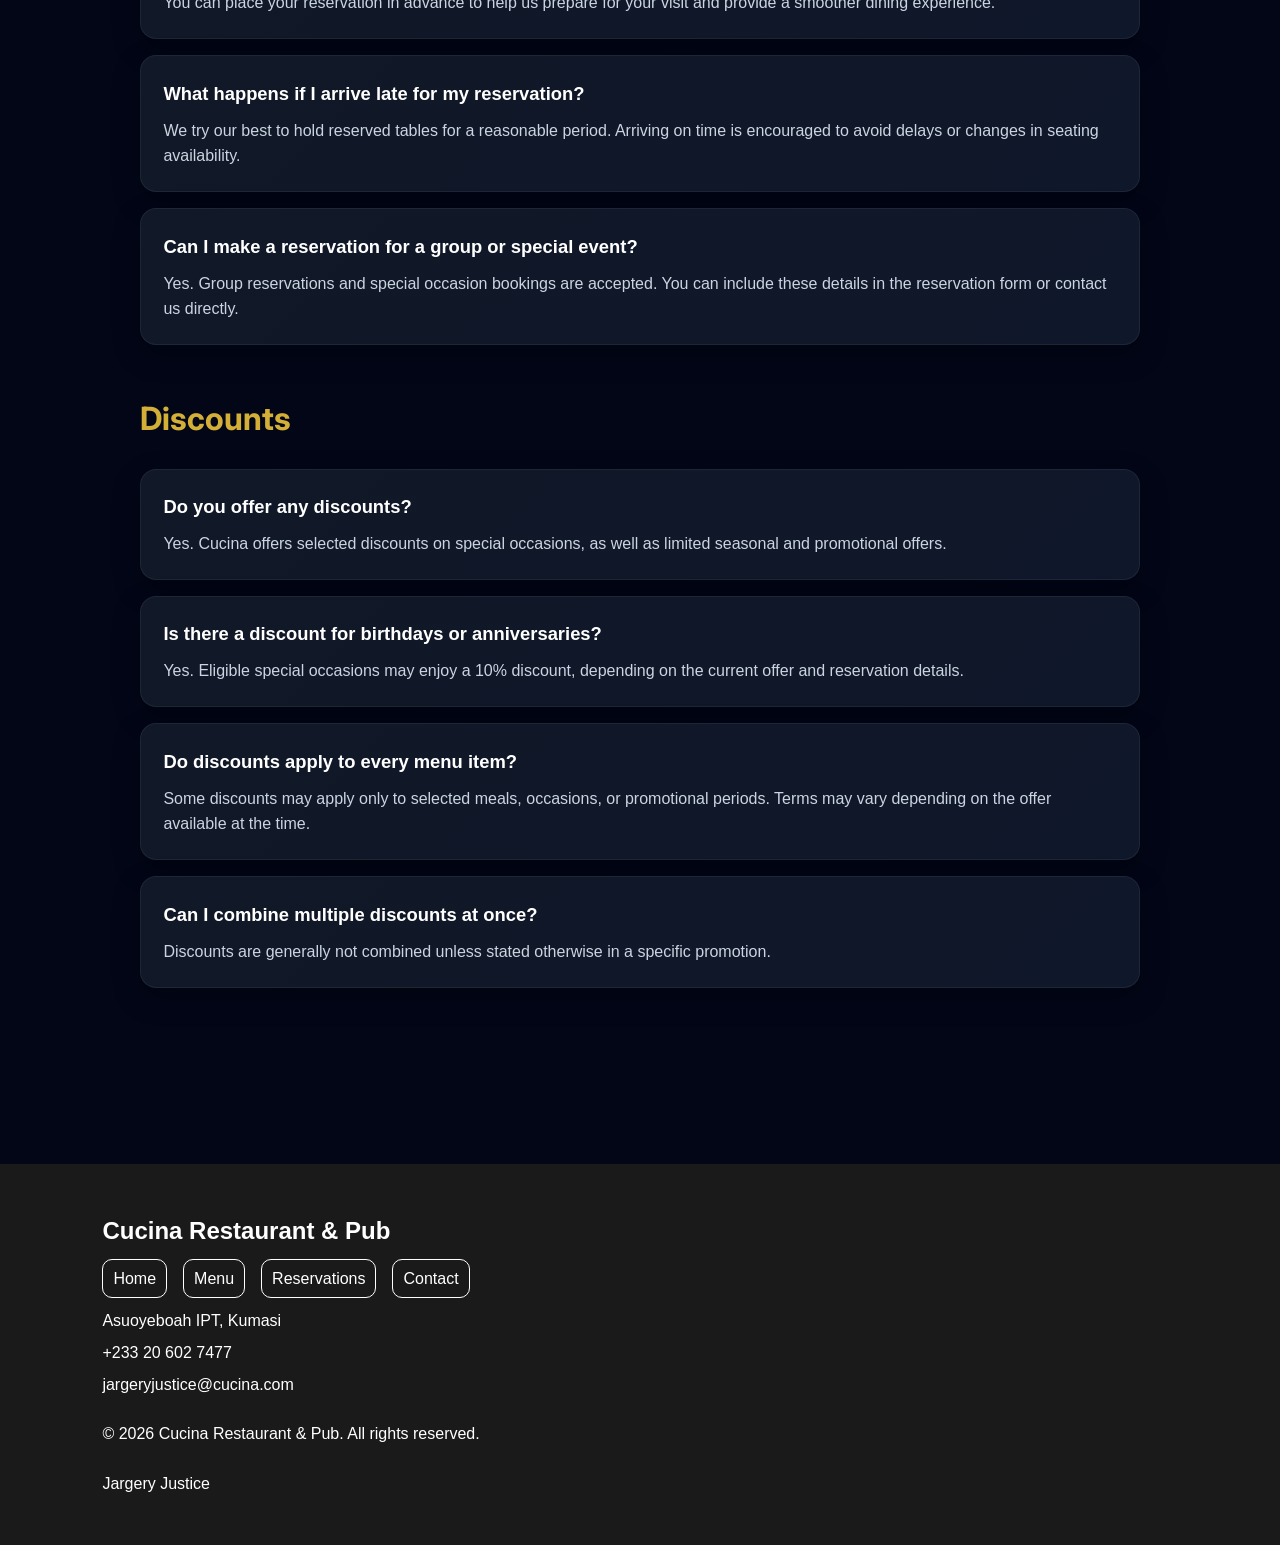
<file: files/faqs.html>
<!DOCTYPE html>
<html lang="en">
<head>
  <meta charset="UTF-8" />
  <meta name="viewport" content="width=device-width, initial-scale=1.0" />
  <link rel="stylesheet" href="css/faqs.css" />
  <link href="https://fonts.googleapis.com/css2?family=Inter:wght@400;500;600&family=Playfair+Display:wght@500;600;700&display=swap" rel="stylesheet">
  <title>FAQs | Cucina Restaurant & Pub</title>
</head>
<body>

  <header>
    <div class="logo">
      <a href="index.html">
        <img src="logo2.png" loading="eager" alt="Cucina Restaurant and pub logo">
        𝕮𝖚𝖈𝖎𝖓𝖆 𝕽𝖊𝖘𝖙𝖆𝖚𝖗𝖆𝖓𝖙 & 𝕻𝖚𝖇
      </a>
    </div>

    <nav>
      <ul>
        <li><a href="index.html">Home</a></li>
        <li><a href="menu.html">Menu</a></li>
        <li><a href="reservations.html">Reservations</a></li>
        <li><a href="dresscode.html">Dresscode</a></li>
        <li><a href="contact.html">Contact</a></li>
      </ul>
    </nav>

    <div class="header-actions">
      <a href="menu.html">Order Online</a>
      <a href="faqs.html">FAQS</a>
    </div>
  </header>

  <main>
    <section class="faq-hero">
      <div class="intro-card">
        <h1>Frequently Asked Questions</h1>
        <p>
          Find quick answers about reservations, discounts, dining policies,
          and general information about Cucina Restaurant & Pub.
        </p>
      </div>
    </section>

    <section class="faq-section">
      <div class="faq-wrapper">

         <div class="faq-category">
          <h2>General FAQs</h2>

          <article class="faq-card">
            <h3>Where is Cucina Restaurant & Pub located?</h3>
            <p>
              We are located at Asuoyeboah IPT, Kumasi.
            </p>
          </article>

          <article class="faq-card">
            <h3>Do you offer takeaway or online ordering?</h3>
            <p>
              Yes. Customers can order meals for takeaway, and online ordering options are also available for added convenience.
            </p>
          </article>

          <article class="faq-card">
            <h3>What payment methods do you accept?</h3>
            <p>
              We accept cash and mobile money payments.
            </p>
          </article>

          <article class="faq-card">
            <h3>Is there a dress code?</h3>
            <p>
              Yes. We encourage neat and presentable dressing to match the dining atmosphere at Cucina. You can view full details on our Dresscode page.
            </p>
          </article>

          <article class="faq-card">
            <h3>Do you have drinks and non-alcoholic options?</h3>
            <p>
              Yes. Our menu includes a variety of refreshing drinks, juices, shakes, and other non-alcoholic options.
            </p>
          </article>

          <article class="faq-card">
            <h3>How can I contact the restaurant?</h3>
            <p>
              You can reach us by phone, email, or through the contact form on our Contact page.
            </p>
          </article>
        </div>

        <div class="faq-category" id="reservation">
          <h2>Reservation Policy</h2>

          <article class="faq-card">
            <h3>Do I need a reservation before visiting?</h3>
            <p>
              Walk-ins are welcome, but reservations are recommended, especially during weekends,
              holidays, and peak evening hours.
            </p>
          </article>

          <article class="faq-card">
            <h3>How far in advance can I book a table?</h3>
            <p>
              You can place your reservation in advance to help us prepare for your visit and provide a smoother dining experience.
            </p>
          </article>

          <article class="faq-card">
            <h3>What happens if I arrive late for my reservation?</h3>
            <p>
              We try our best to hold reserved tables for a reasonable period. Arriving on time is encouraged to avoid delays or changes in seating availability.
            </p>
          </article>

          <article class="faq-card">
            <h3>Can I make a reservation for a group or special event?</h3>
            <p>
              Yes. Group reservations and special occasion bookings are accepted. You can include these details in the reservation form or contact us directly.
            </p>
          </article>
        </div>

        <div class="faq-category" id="discount">
          <h2>Discounts</h2>

          <article class="faq-card">
            <h3>Do you offer any discounts?</h3>
            <p>
              Yes. Cucina offers selected discounts on special occasions, as well as limited seasonal and promotional offers.
            </p>
          </article>

          <article class="faq-card">
            <h3>Is there a discount for birthdays or anniversaries?</h3>
            <p>
              Yes. Eligible special occasions may enjoy a 10% discount, depending on the current offer and reservation details.
            </p>
          </article>

          <article class="faq-card">
            <h3>Do discounts apply to every menu item?</h3>
            <p>
              Some discounts may apply only to selected meals, occasions, or promotional periods. Terms may vary depending on the offer available at the time.
            </p>
          </article>

          <article class="faq-card">
            <h3>Can I combine multiple discounts at once?</h3>
            <p>
              Discounts are generally not combined unless stated otherwise in a specific promotion.
            </p>
          </article>
        </div>


      </div>
    </section>
  </main>

  <footer>
    <div class="footer-logo">
      <h2>Cucina Restaurant & Pub</h2>
    </div>

    <div class="footer-links">
      <ul>
        <li><a href="index.html">Home</a></li>
        <li><a href="menu.html">Menu</a></li>
        <li><a href="reservations.html">Reservations</a></li>
        <li><a href="contact.html">Contact</a></li>
      </ul>
    </div>

    <div class="footer-contact">
      <p>Asuoyeboah IPT, Kumasi</p>
      <p>+233 20 602 7477</p>
      <p>jargeryjustice@cucina.com</p>
    </div>

    <p>&copy; 2026 Cucina Restaurant & Pub. All rights reserved.</p>
    <p>Jargery Justice</p>
  </footer>

  <script src="js\home.js"></script>
  
</body>
</html>
</file>
<file: css/contact.css>
* {
  margin: 0;
  padding: 0;
  box-sizing: border-box;
}

body {
  font-family: Arial, sans-serif;
  line-height: 1.6;
  background-color: #020617;
  color: #F8FAFC;
  background-image: url("logo.png");
  background-position: 100%;
  background-size: cover;
  padding-top: 90px;
}

img {
  max-width: 100%;
  display: block;
  border-radius: 12px;
}

a {
  text-decoration: none;
  color: inherit;
}

ul {
  list-style: none;
}

header,
section,
footer {
  width: 100%;
}

main section {
  padding: 4rem 8%;
}

header {
  display: flex;
  justify-content: space-between;
  align-items: center;
  padding: 1.2rem 8%;
  position: fixed;
  top: 0;
  left: 0;
  width: 100%;
  z-index: 1000;
  background: rgba(255, 255, 255, 0.35);
  backdrop-filter: blur(14px);
  -webkit-backdrop-filter: blur(14px);
  transition: transform 0.3s ease, box-shadow 0.3s ease, background 0.3s ease;
  border-bottom: 1px solid rgba(0, 0, 0, 0.05);
}

.logo a {
  color: #111827;
}

.logo img {
  height: 55px;
  width: auto;
  border-radius: 10%;
}

nav ul {
  display: flex;
  gap: 1.5rem;
}

nav a {
  font-size: 1rem;
  font-weight: 500;
  color: #000000;
}

nav a.active {
  color: #fff;
  background-color: #D4AF37;
  padding: 5px 10px;
  border-radius: 10px;
}

.header-actions {
  display: flex;
  gap: 1rem;
}

.header-actions a {
  padding: 0.7rem 1.2rem;
  border-radius: 6px;
  font-size: 0.95rem;
  font-weight: 600;
}

.header-actions a:first-child {
  background-color: #1f2937;
  color: #ffffff;
}

.header-actions a:last-child {
  border: 1px solid #1f2937;
  color: #1f2937;
}

.header-actions a:first-child:hover {
  background-color: #D4AF37;
  color: #000000;
  transition: 0.6s ease;
}

.header-actions a:last-child:hover {
  background-color: #D4AF37;
  transition: 0.6s ease;
  border: 1px solid #fff;
  color: #F8FAFC;
}

.contact-hero {
  display: flex;
  justify-content: center;
  align-items: center;
  padding-bottom: 2rem;
}

.intro-card {
  width: 100%;
  max-width: 540px;
  text-align: center;
  background-color: #111827;
  border: 1px solid rgba(212, 175, 55, 0.25);
  border-radius: 18px;
  padding: 2rem;
  box-shadow: 0 10px 30px rgba(0, 0, 0, 0.28);
}

.intro-card h1 {
  font-size: 2.5rem;
  margin-bottom: 1rem;
  color: #ffffff;
  font-family: 'Inter', sans-serif;
}

.intro-card p {
  color: #CBD5E1;
  max-width: 470px;
  margin: 0 auto;
  font-family: 'Playfair Display', serif;
}

.contact-content {
  padding-top: 1rem;
}

.contact-grid {
  display: grid;
  grid-template-columns: 1fr 1.2fr;
  gap: 2rem;
  max-width: 1100px;
  margin: 0 auto;
}

.contact-info-card,
.contact-form-card {
  background: linear-gradient(135deg, #111827, #0f172a);
  border-radius: 18px;
  padding: 2rem;
  box-shadow: 0 12px 32px rgba(0, 0, 0, 0.35);
  border: 1px solid rgba(255, 255, 255, 0.06);
}


.contact-info-card h2,
.contact-form-card h2 {
  margin-bottom: 1.4rem;
  font-size: 1.8rem;
  color: #ffffff;
}

.info-item {
  margin-bottom: 1.3rem;
}

.info-item h3 {
  margin-bottom: 0.35rem;
  color: #D4AF37;
  font-size: 1.05rem;
}

.info-item p {
  color: #CBD5E1;
}

.contact-form {
  display: flex;
  flex-direction: column;
  gap: 1rem;
}

.form-group {
  display: flex;
  flex-direction: column;
}

label {
  margin-bottom: 0.45rem;
  font-weight: 600;
  color: #E2E8F0;
}

input,
textarea {
  width: 100%;
  padding: 0.95rem 1rem;
  border-radius: 10px;
  border: 1px solid #334155;
  background-color: #020617;
  color: #F8FAFC;
  font-size: 1rem;
  outline: none;
}

input:focus,
textarea:focus {
  border-color: #D4AF37;
  box-shadow: 0 0 0 3px rgba(212, 175, 55, 0.15);
}

textarea {
  resize: vertical;
  min-height: 140px;
}

button[type="submit"] {
  margin-top: 0.5rem;
  padding: 1rem 1.2rem;
  border: none;
  border-radius: 10px;
  background-color: #D4AF37;
  color: #111827;
  font-size: 1rem;
  font-weight: 700;
  cursor: pointer;
  transition: 0.4s ease;
}

button[type="submit"]:hover {
  background-color: #f0c64b;
  transform: translateY(-2px);
}

footer {
  background-color: #1A1A1A;
  color: #ffffff;
  padding: 3rem 8%;
  margin-top: 4rem;
  text-align: left;
}

.footer-links ul {
  display: flex;
  gap: 1rem;
  flex-wrap: wrap;
  margin: 1rem 0;
}

.footer-links a{
  border: 1px solid white;
  padding: 10px;
  width: 100%;
  border-radius: 10px;
}

.footer-links a:hover{
  background-color: #D4AF37;
  color: #000;
  border: none;
}

.footer-contact p {
  margin-bottom: 0.4rem;
}

footer > p {
  margin-top: 1.5rem;
}

@media (max-width: 900px) {
  body {
    padding-top: 260px;
  }

  header {
    flex-direction: column;
    gap: 1rem;
  }

  nav ul {
    flex-wrap: wrap;
    justify-content: center;
  }

  .header-actions {
    flex-wrap: wrap;
    justify-content: center;
  }

  .contact-grid {
    grid-template-columns: 1fr;
  }

  .intro-card h1 {
    font-size: 2rem;
  }

  .contact-info-card,
  .contact-form-card {
    padding: 1.5rem;
  }
}
</file>
<file: css/dresscode.css>
* {
  margin: 0;
  padding: 0;
  box-sizing: border-box;
}

body {
  font-family: Arial, sans-serif;
  line-height: 1.6;
  background-color: #020617;
  color: #F8FAFC;
  padding-top: 90px;
}

img {
  max-width: 100%;
  display: block;
  border-radius: 12px;
}

a {
  text-decoration: none;
  color: inherit;
}

ul {
  list-style: none;
}

header,
section,
footer {
  width: 100%;
}

main section {
  padding: 4rem 8%;
}

header {
  display: flex;
  justify-content: space-between;
  align-items: center;
  padding: 1.2rem 8%;
  position: fixed;
  top: 0;
  left: 0;
  width: 100%;
  z-index: 1000;
  background: rgba(255, 255, 255, 0.35);
  backdrop-filter: blur(14px);
  -webkit-backdrop-filter: blur(14px);
  transition: transform 0.3s ease, box-shadow 0.3s ease, background 0.3s ease;
  border-bottom: 1px solid rgba(0, 0, 0, 0.05);
}

.logo a {
  color: #111827;
}

.logo img {
  height: 55px;
  width: auto;
  border-radius: 10%;
}

nav ul {
  display: flex;
  gap: 1.5rem;
}

nav a {
  font-size: 1rem;
  font-weight: 500;
  color: #000000;
}

nav a.active {
  color: #fff;
  background-color: #D4AF37;
  padding: 5px 10px;
  border-radius: 10px;
}

.header-actions {
  display: flex;
  gap: 1rem;
}

.header-actions a {
  padding: 0.7rem 1.2rem;
  border-radius: 6px;
  font-size: 0.95rem;
  font-weight: 600;
}

.header-actions a:first-child {
  background-color: #1f2937;
  color: #ffffff;
}

.header-actions a:last-child {
  border: 1px solid #1f2937;
  color: #1f2937;
}

.header-actions a:first-child:hover {
  background-color: #D4AF37;
  color: #000000;
  transition: 0.6s ease;
}

.header-actions a:last-child:hover {
  background-color: #D4AF37;
  transition: 0.6s ease;
  border: 1px solid #fff;
  color: #F8FAFC;
}

.dresscode-hero {
  display: flex;
  justify-content: center;
  align-items: center;
  padding-bottom: 2rem;
}

.intro-card {
  width: 100%;
  max-width: 540px;
  text-align: center;
  background-color: #111827;
  border: 1px solid rgba(212, 175, 55, 0.25);
  border-radius: 18px;
  padding: 2rem;
  box-shadow: 0 10px 30px rgba(0, 0, 0, 0.28);
}

.intro-card h1 {
  font-size: 2.5rem;
  margin-bottom: 1rem;
  color: #ffffff;
  font-family: 'Inter', sans-serif;
}

.intro-card p {
  color: #CBD5E1;
  max-width: 470px;
  margin: 0 auto;
  font-family: 'Playfair Display', serif;
}

.dresscode-rules {
  padding-top: 1rem;
}

.rules-wrap {
  max-width: 1100px;
  margin: 0 auto;
  display: flex;
  flex-direction: column;
  gap: 2rem;
}

.rule-card {
  display: grid;
  grid-template-columns: 1.2fr 0.8fr;
  gap: 1.5rem;
  align-items: center;
  background: linear-gradient(135deg, #111827, #0f172a);
  border-radius: 18px;
  padding: 1.5rem;
  box-shadow: 0 12px 32px rgba(0, 0, 0, 0.35);
  border: 1px solid rgba(255, 255, 255, 0.06);
}

.rule-text h2 {
  margin-bottom: 0.8rem;
  color: #D4AF37;
  font-size: 1.5rem;
}

.rule-text p {
  color: #CBD5E1;
}

.rule-image img {
  width: 100%;
  height: 220px;
  object-fit: cover;
}

footer {
  background-color: #1A1A1A;
  color: #ffffff;
  padding: 3rem 8%;
  margin-top: 4rem;
  text-align: left;
}

.footer-links ul {
  display: flex;
  gap: 1rem;
  flex-wrap: wrap;
  margin: 1rem 0;
}

.footer-links a{
  border: 1px solid white;
  padding: 10px;
  width: 100%;
  border-radius: 10px;
}

.footer-links a:hover{
  background-color: #D4AF37;
  color: #000;
  border: none;
}

.footer-contact p {
  margin-bottom: 0.4rem;
}

footer > p {
  margin-top: 1.5rem;
}

@media (max-width: 900px) {
  body {
    padding-top: 260px;
  }

  header {
    flex-direction: column;
    gap: 1rem;
  }

  nav ul {
    flex-wrap: wrap;
    justify-content: center;
  }

  .header-actions {
    flex-wrap: wrap;
    justify-content: center;
  }

  .intro-card h1 {
    font-size: 2rem;
  }

  .rule-card {
    grid-template-columns: 1fr;
  }

  .rule-image img {
    height: 200px;
  }
}
</file>
<file: css/faqs.css>
* {
  margin: 0;
  padding: 0;
  box-sizing: border-box;
}

body {
  font-family: Arial, sans-serif;
  line-height: 1.6;
  background-color: #020617;
  color: #F8FAFC;
  padding-top: 90px;
}

img {
  max-width: 100%;
  display: block;
  border-radius: 12px;
}

a {
  text-decoration: none;
  color: inherit;
}

ul {
  list-style: none;
}

header,
section,
footer {
  width: 100%;
}

main section {
  padding: 4rem 8%;
}

header {
  display: flex;
  justify-content: space-between;
  align-items: center;
  padding: 1.2rem 8%;
  position: fixed;
  top: 0;
  left: 0;
  width: 100%;
  z-index: 1000;
  background: rgba(255, 255, 255, 0.35);
  backdrop-filter: blur(14px);
  -webkit-backdrop-filter: blur(14px);
  transition: transform 0.3s ease, box-shadow 0.3s ease, background 0.3s ease;
  border-bottom: 1px solid rgba(0, 0, 0, 0.05);
}

.logo a {
  color: #111827;
}

.logo img {
  height: 55px;
  width: auto;
  border-radius: 10%;
}

nav ul {
  display: flex;
  gap: 1.5rem;
}

nav a {
  font-size: 1rem;
  font-weight: 500;
  color: #000000;
}

nav a.active {
  color: #fff;
  background-color: #D4AF37;
  padding: 5px 10px;
  border-radius: 10px;
}

.header-actions {
  display: flex;
  gap: 1rem;
}

.header-actions a {
  padding: 0.7rem 1.2rem;
  border-radius: 6px;
  font-size: 0.95rem;
  font-weight: 600;
}

.header-actions a:first-child {
  background-color: #1f2937;
  color: #ffffff;
}

.header-actions a:last-child {
  border: 1px solid #1f2937;
  color: #1f2937;
}

.header-actions a:first-child:hover {
  background-color: #D4AF37;
  color: #000000;
  transition: 0.6s ease;
}

.header-actions a:last-child:hover {
  background-color: #D4AF37;
  transition: 0.6s ease;
  border: none;
  color: #F8FAFC;
}

.faq-hero {
  display: flex;
  justify-content: center;
  align-items: center;
  padding-bottom: 2rem;
}

.intro-card {
  width: 100%;
  max-width: 600px;
  text-align: center;
  background-color: #111827;
  border: 1px solid rgba(212, 175, 55, 0.25);
  border-radius: 18px;
  padding: 2rem;
  box-shadow: 0 10px 30px rgba(0, 0, 0, 0.28);
}

.intro-card h1 {
  font-size: 2.5rem;
  margin-bottom: 1rem;
  color: #ffffff;
  font-family: 'Inter', sans-serif;
}

.intro-card p {
  color: #CBD5E1;
  max-width: 500px;
  margin: 0 auto;
  font-family: 'Playfair Display', serif;
}

.faq-section {
  padding-top: 1rem;
}

.faq-wrapper {
  max-width: 1000px;
  margin: 0 auto;
}

.faq-category {
  margin-bottom: 3rem;
}

.faq-category h2 {
  font-size: 2rem;
  margin-bottom: 1.5rem;
  color: #D4AF37;
  font-family: 'Inter', sans-serif;
  text-align: left;
}

.faq-card {
  background: linear-gradient(135deg, #111827, #0f172a);
  border-radius: 16px;
  padding: 1.4rem;
  margin-bottom: 1rem;
  box-shadow: 0 10px 28px rgba(0, 0, 0, 0.3);
  border: 1px solid rgba(255, 255, 255, 0.06);
}

.faq-card h3 {
  margin-bottom: 0.6rem;
  color: #ffffff;
  font-size: 1.15rem;
}

.faq-card p {
  color: #CBD5E1;
}

footer {
  background-color: #1A1A1A;
  color: #ffffff;
  padding: 3rem 8%;
  margin-top: 4rem;
  text-align: left;
}

.footer-links ul {
  display: flex;
  gap: 1rem;
  flex-wrap: wrap;
  margin: 1rem 0;
}

.footer-links a{
  border: 1px solid white;
  padding: 10px;
  width: 100%;
  border-radius: 10px;
}

.footer-links a:hover{
  background-color: #D4AF37;
  color: #000;
  border: none;
}

.footer-contact p {
  margin-bottom: 0.4rem;
}

footer > p {
  margin-top: 1.5rem;
}

@media (max-width: 900px) {
  body {
    padding-top: 260px;
  }

  header {
    flex-direction: column;
    gap: 1rem;
  }

  nav ul {
    flex-wrap: wrap;
    justify-content: center;
  }

  .header-actions {
    flex-wrap: wrap;
    justify-content: center;
  }

  .intro-card h1 {
    font-size: 2rem;
  }

  .faq-category h2 {
    font-size: 1.6rem;
  }

  .faq-card {
    padding: 1.2rem;
  }
}
</file>
<file: files/css/contact.css>
* {
  margin: 0;
  padding: 0;
  box-sizing: border-box;
}

body {
  font-family: Arial, sans-serif;
  line-height: 1.6;
  background-color: #020617;
  color: #F8FAFC;
  background-image: url("logo.png");
  background-position: 100%;
  background-size: cover;
}

img {
  max-width: 100%;
  display: block;
  border-radius: 12px;
}

a {
  text-decoration: none;
  color: inherit;
}

ul {
  list-style: none;
}

header,
section,
footer {
  width: 100%;
}

main section {
  padding: 4rem 8%;
}

header {
  display: flex;
  justify-content: space-between;
  align-items: center;
  padding: 1.2rem 8%;
  background-color: #ffffff;
}

.logo a {
  color: #111827;
}

.logo img {
  height: 55px;
  width: auto;
  border-radius: 10%;
}

nav ul {
  display: flex;
  gap: 1.5rem;
}

nav a {
  font-size: 1rem;
  font-weight: 500;
  color: #000000;
}

nav a:focus{
    color: #D4AF37;
    border: 1px solid #D4AF37;
    color: #fff;
    background-color: #D4AF37;
    padding: 5px;
    border-radius: 10px;
}

.header-actions {
  display: flex;
  gap: 1rem;
}

.header-actions a {
  padding: 0.7rem 1.2rem;
  border-radius: 6px;
  font-size: 0.95rem;
  font-weight: 600;
}

.header-actions a:first-child {
  background-color: #1f2937;
  color: #ffffff;
}

.header-actions a:last-child {
  border: 1px solid #1f2937;
  color: #1f2937;
}

.header-actions a:first-child:hover {
  background-color: #D4AF37;
  color: #000000;
  transition: 0.6s ease;
}

.header-actions a:last-child:hover {
  background-color: #D4AF37;
  transition: 0.6s ease;
  border: 1px solid #fff;
  color: #F8FAFC;
}

.contact-hero {
  display: flex;
  justify-content: center;
  align-items: center;
  padding-bottom: 2rem;
}

.intro-card {
  width: 100%;
  max-width: 540px;
  text-align: center;
  background-color: #111827;
  border: 1px solid rgba(212, 175, 55, 0.25);
  border-radius: 18px;
  padding: 2rem;
  box-shadow: 0 10px 30px rgba(0, 0, 0, 0.28);
}

.intro-card h1 {
  font-size: 2.5rem;
  margin-bottom: 1rem;
  color: #ffffff;
  font-family: 'Inter', sans-serif;
}

.intro-card p {
  color: #CBD5E1;
  max-width: 470px;
  margin: 0 auto;
  font-family: 'Playfair Display', serif;
}

.contact-content {
  padding-top: 1rem;
}

.contact-grid {
  display: grid;
  grid-template-columns: 1fr 1.2fr;
  gap: 2rem;
  max-width: 1100px;
  margin: 0 auto;
}

.contact-info-card,
.contact-form-card {
  background: linear-gradient(135deg, #111827, #0f172a);
  border-radius: 18px;
  padding: 2rem;
  box-shadow: 0 12px 32px rgba(0, 0, 0, 0.35);
  border: 1px solid rgba(255, 255, 255, 0.06);
}


.contact-info-card h2,
.contact-form-card h2 {
  margin-bottom: 1.4rem;
  font-size: 1.8rem;
  color: #ffffff;
}

.info-item {
  margin-bottom: 1.3rem;
}

.info-item h3 {
  margin-bottom: 0.35rem;
  color: #D4AF37;
  font-size: 1.05rem;
}

.info-item p {
  color: #CBD5E1;
}

.contact-form {
  display: flex;
  flex-direction: column;
  gap: 1rem;
}

.form-group {
  display: flex;
  flex-direction: column;
}

label {
  margin-bottom: 0.45rem;
  font-weight: 600;
  color: #E2E8F0;
}

input,
textarea {
  width: 100%;
  padding: 0.95rem 1rem;
  border-radius: 10px;
  border: 1px solid #334155;
  background-color: #020617;
  color: #F8FAFC;
  font-size: 1rem;
  outline: none;
}

input:focus,
textarea:focus {
  border-color: #D4AF37;
  box-shadow: 0 0 0 3px rgba(212, 175, 55, 0.15);
}

textarea {
  resize: vertical;
  min-height: 140px;
}

button[type="submit"] {
  margin-top: 0.5rem;
  padding: 1rem 1.2rem;
  border: none;
  border-radius: 10px;
  background-color: #D4AF37;
  color: #111827;
  font-size: 1rem;
  font-weight: 700;
  cursor: pointer;
  transition: 0.4s ease;
}

button[type="submit"]:hover {
  background-color: #f0c64b;
  transform: translateY(-2px);
}

footer {
  background-color: #1A1A1A;
  color: #ffffff;
  padding: 3rem 8%;
  margin-top: 4rem;
  text-align: left;
}

.footer-links ul {
  display: flex;
  gap: 1rem;
  flex-wrap: wrap;
  margin: 1rem 0;
}

.footer-links a{
  border: 1px solid white;
  padding: 10px;
  width: 100%;
  border-radius: 10px;
}

.footer-links a:hover{
  background-color: #D4AF37;
  color: #000;
  border: none;
}

.footer-contact p {
  margin-bottom: 0.4rem;
}

footer > p {
  margin-top: 1.5rem;
}

@media (max-width: 900px) {
  header {
    flex-direction: column;
    gap: 1rem;
  }

  nav ul {
    flex-wrap: wrap;
    justify-content: center;
  }

  .header-actions {
    flex-wrap: wrap;
    justify-content: center;
  }

  .contact-grid {
    grid-template-columns: 1fr;
  }

  .intro-card h1 {
    font-size: 2rem;
  }

  .contact-info-card,
  .contact-form-card {
    padding: 1.5rem;
  }
}
</file>
<file: files/css/dresscode.css>
* {
  margin: 0;
  padding: 0;
  box-sizing: border-box;
}

body {
  font-family: Arial, sans-serif;
  line-height: 1.6;
  background-color: #020617;
  color: #F8FAFC;
}

img {
  max-width: 100%;
  display: block;
  border-radius: 12px;
}

a {
  text-decoration: none;
  color: inherit;
}

ul {
  list-style: none;
}

header,
section,
footer {
  width: 100%;
}

main section {
  padding: 4rem 8%;
}

header {
  display: flex;
  justify-content: space-between;
  align-items: center;
  padding: 1.2rem 8%;
  background-color: #ffffff;
}

.logo a {
  color: #111827;
}

.logo img {
  height: 55px;
  width: auto;
  border-radius: 10%;
}

nav ul {
  display: flex;
  gap: 1.5rem;
}

nav a {
  font-size: 1rem;
  font-weight: 500;
  color: #000000;
}

nav a:focus{
    color: #D4AF37;
    border: 1px solid #D4AF37;
    color: #fff;
    background-color: #D4AF37;
    padding: 5px;
    border-radius: 10px;
}

.header-actions {
  display: flex;
  gap: 1rem;
}

.header-actions a {
  padding: 0.7rem 1.2rem;
  border-radius: 6px;
  font-size: 0.95rem;
  font-weight: 600;
}

.header-actions a:first-child {
  background-color: #1f2937;
  color: #ffffff;
}

.header-actions a:last-child {
  border: 1px solid #1f2937;
  color: #1f2937;
}

.header-actions a:first-child:hover {
  background-color: #D4AF37;
  color: #000000;
  transition: 0.6s ease;
}

.header-actions a:last-child:hover {
  background-color: #D4AF37;
  transition: 0.6s ease;
  border: 1px solid #fff;
  color: #F8FAFC;
}

.dresscode-hero {
  display: flex;
  justify-content: center;
  align-items: center;
  padding-bottom: 2rem;
}

.intro-card {
  width: 100%;
  max-width: 540px;
  text-align: center;
  background-color: #111827;
  border: 1px solid rgba(212, 175, 55, 0.25);
  border-radius: 18px;
  padding: 2rem;
  box-shadow: 0 10px 30px rgba(0, 0, 0, 0.28);
}

.intro-card h1 {
  font-size: 2.5rem;
  margin-bottom: 1rem;
  color: #ffffff;
  font-family: 'Inter', sans-serif;
}

.intro-card p {
  color: #CBD5E1;
  max-width: 470px;
  margin: 0 auto;
  font-family: 'Playfair Display', serif;
}

.dresscode-rules {
  padding-top: 1rem;
}

.rules-wrap {
  max-width: 1100px;
  margin: 0 auto;
  display: flex;
  flex-direction: column;
  gap: 2rem;
}

.rule-card {
  display: grid;
  grid-template-columns: 1.2fr 0.8fr;
  gap: 1.5rem;
  align-items: center;
  background: linear-gradient(135deg, #111827, #0f172a);
  border-radius: 18px;
  padding: 1.5rem;
  box-shadow: 0 12px 32px rgba(0, 0, 0, 0.35);
  border: 1px solid rgba(255, 255, 255, 0.06);
}

.rule-text h2 {
  margin-bottom: 0.8rem;
  color: #D4AF37;
  font-size: 1.5rem;
}

.rule-text p {
  color: #CBD5E1;
}

.rule-image img {
  width: 100%;
  height: 220px;
  object-fit: cover;
}

footer {
  background-color: #1A1A1A;
  color: #ffffff;
  padding: 3rem 8%;
  margin-top: 4rem;
  text-align: left;
}

.footer-links ul {
  display: flex;
  gap: 1rem;
  flex-wrap: wrap;
  margin: 1rem 0;
}

.footer-links a{
  border: 1px solid white;
  padding: 10px;
  width: 100%;
  border-radius: 10px;
}

.footer-links a:hover{
  background-color: #D4AF37;
  color: #000;
  border: none;
}

.footer-contact p {
  margin-bottom: 0.4rem;
}

footer > p {
  margin-top: 1.5rem;
}

@media (max-width: 900px) {
  header {
    flex-direction: column;
    gap: 1rem;
  }

  nav ul {
    flex-wrap: wrap;
    justify-content: center;
  }

  .header-actions {
    flex-wrap: wrap;
    justify-content: center;
  }

  .intro-card h1 {
    font-size: 2rem;
  }

  .rule-card {
    grid-template-columns: 1fr;
  }

  .rule-image img {
    height: 200px;
  }
}
</file>
<file: files/css/faqs.css>
* {
  margin: 0;
  padding: 0;
  box-sizing: border-box;
}

body {
  font-family: Arial, sans-serif;
  line-height: 1.6;
  background-color: #020617;
  color: #F8FAFC;
}

img {
  max-width: 100%;
  display: block;
  border-radius: 12px;
}

a {
  text-decoration: none;
  color: inherit;
}

ul {
  list-style: none;
}

header,
section,
footer {
  width: 100%;
}

main section {
  padding: 4rem 8%;
}

header {
  display: flex;
  justify-content: space-between;
  align-items: center;
  padding: 1.2rem 8%;
  background-color: #ffffff;
}

.logo a {
  color: #111827;
}

.logo img {
  height: 55px;
  width: auto;
  border-radius: 10%;
}

nav ul {
  display: flex;
  gap: 1.5rem;
}

nav a {
  font-size: 1rem;
  font-weight: 500;
  color: #000000;
}

nav a:focus{
    color: #D4AF37;
    border: 1px solid #D4AF37;
    color: #fff;
    background-color: #D4AF37;
    padding: 5px;
    border-radius: 10px;
}

.header-actions {
  display: flex;
  gap: 1rem;
}

.header-actions a {
  padding: 0.7rem 1.2rem;
  border-radius: 6px;
  font-size: 0.95rem;
  font-weight: 600;
}

.header-actions a:first-child {
  background-color: #1f2937;
  color: #ffffff;
}

.header-actions a:last-child {
  border: 1px solid #1f2937;
  color: #1f2937;
}

.header-actions a:first-child:hover {
  background-color: #D4AF37;
  color: #000000;
  transition: 0.6s ease;
}

.header-actions a:last-child:hover {
  background-color: #D4AF37;
  transition: 0.6s ease;
  border: 1px solid #fff;
  color: #F8FAFC;
}

.faq-hero {
  display: flex;
  justify-content: center;
  align-items: center;
  padding-bottom: 2rem;
}

.intro-card {
  width: 100%;
  max-width: 600px;
  text-align: center;
  background-color: #111827;
  border: 1px solid rgba(212, 175, 55, 0.25);
  border-radius: 18px;
  padding: 2rem;
  box-shadow: 0 10px 30px rgba(0, 0, 0, 0.28);
}

.intro-card h1 {
  font-size: 2.5rem;
  margin-bottom: 1rem;
  color: #ffffff;
  font-family: 'Inter', sans-serif;
}

.intro-card p {
  color: #CBD5E1;
  max-width: 500px;
  margin: 0 auto;
  font-family: 'Playfair Display', serif;
}

.faq-section {
  padding-top: 1rem;
}

.faq-wrapper {
  max-width: 1000px;
  margin: 0 auto;
}

.faq-category {
  margin-bottom: 3rem;
}

.faq-category h2 {
  font-size: 2rem;
  margin-bottom: 1.5rem;
  color: #D4AF37;
  font-family: 'Inter', sans-serif;
  text-align: left;
}

.faq-card {
  background: linear-gradient(135deg, #111827, #0f172a);
  border-radius: 16px;
  padding: 1.4rem;
  margin-bottom: 1rem;
  box-shadow: 0 10px 28px rgba(0, 0, 0, 0.3);
  border: 1px solid rgba(255, 255, 255, 0.06);
}

.faq-card h3 {
  margin-bottom: 0.6rem;
  color: #ffffff;
  font-size: 1.15rem;
}

.faq-card p {
  color: #CBD5E1;
}

footer {
  background-color: #1A1A1A;
  color: #ffffff;
  padding: 3rem 8%;
  margin-top: 4rem;
  text-align: left;
}

.footer-links ul {
  display: flex;
  gap: 1rem;
  flex-wrap: wrap;
  margin: 1rem 0;
}

.footer-links a{
  border: 1px solid white;
  padding: 10px;
  width: 100%;
  border-radius: 10px;
}

.footer-links a:hover{
  background-color: #D4AF37;
  color: #000;
  border: none;
}

.footer-contact p {
  margin-bottom: 0.4rem;
}

footer > p {
  margin-top: 1.5rem;
}

@media (max-width: 900px) {
  header {
    flex-direction: column;
    gap: 1rem;
  }

  nav ul {
    flex-wrap: wrap;
    justify-content: center;
  }

  .header-actions {
    flex-wrap: wrap;
    justify-content: center;
  }

  .intro-card h1 {
    font-size: 2rem;
  }

  .faq-category h2 {
    font-size: 1.6rem;
  }

  .faq-card {
    padding: 1.2rem;
  }
}
</file>
